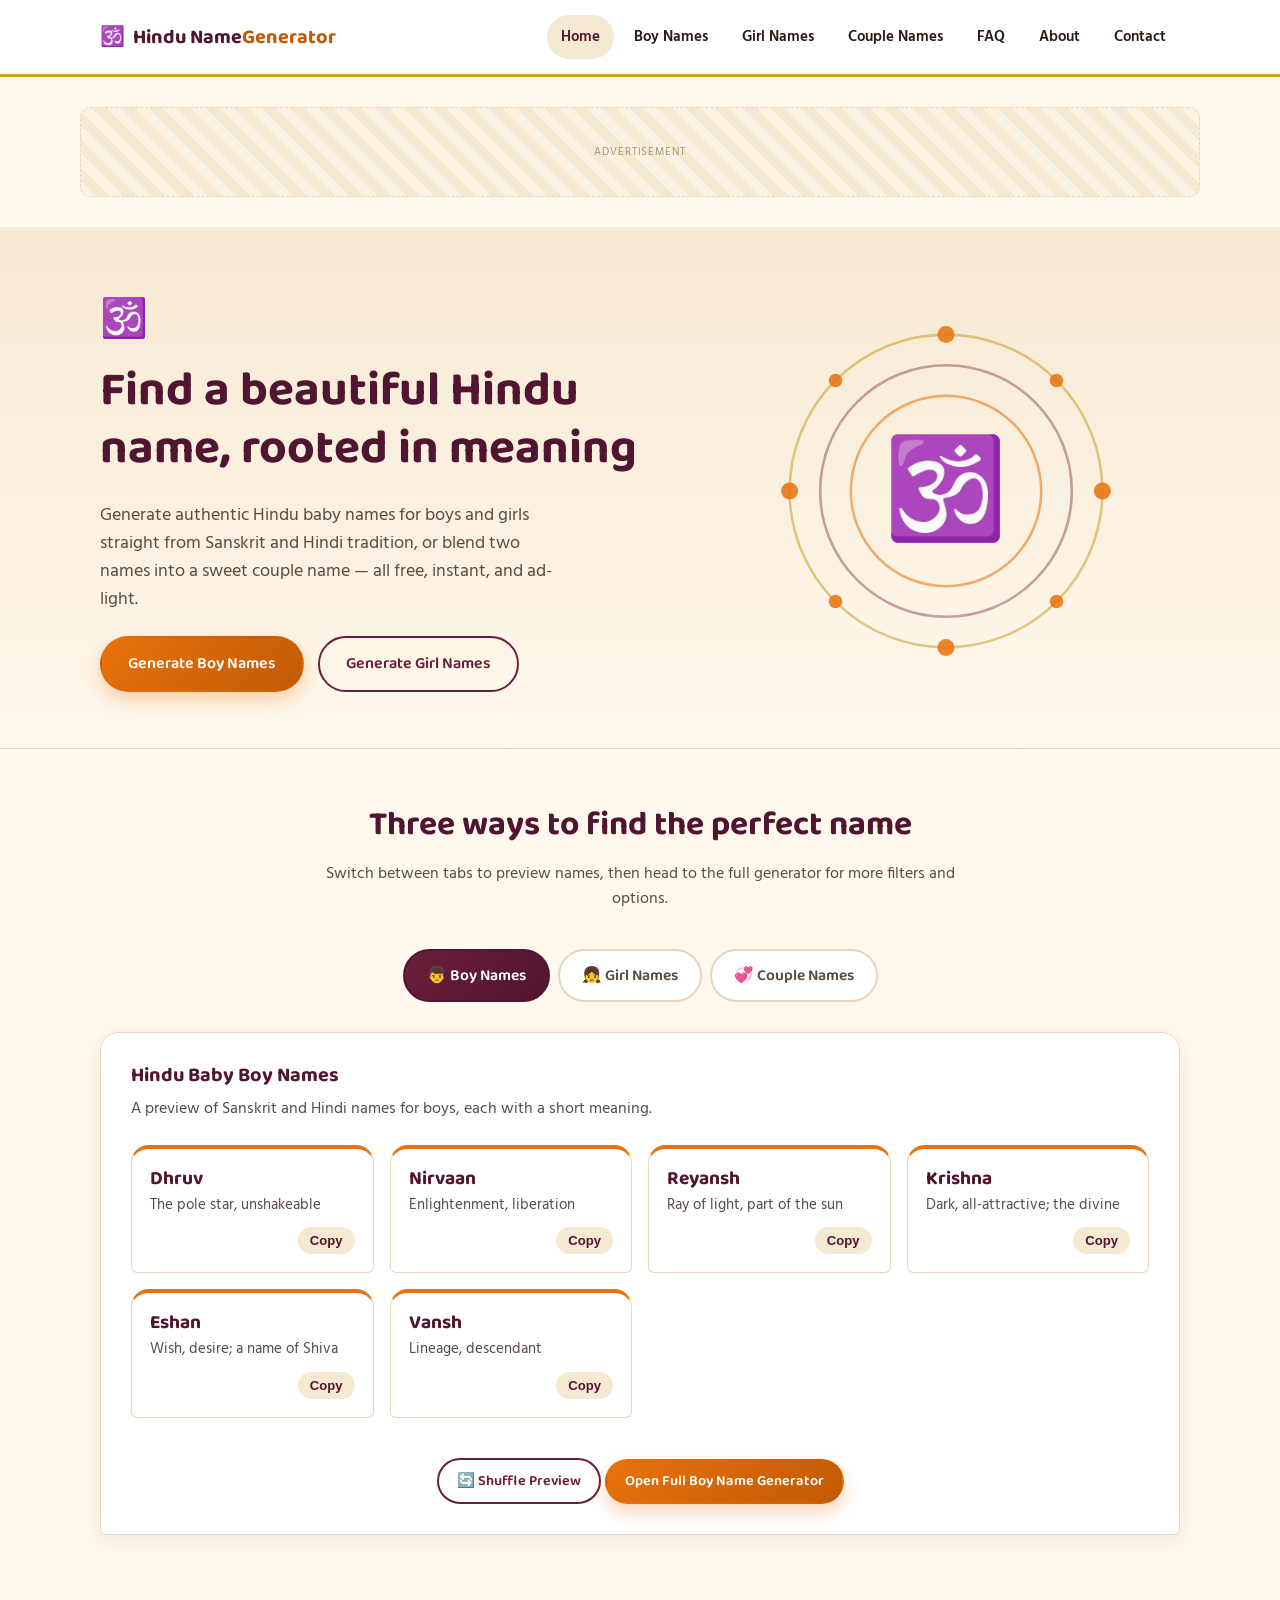
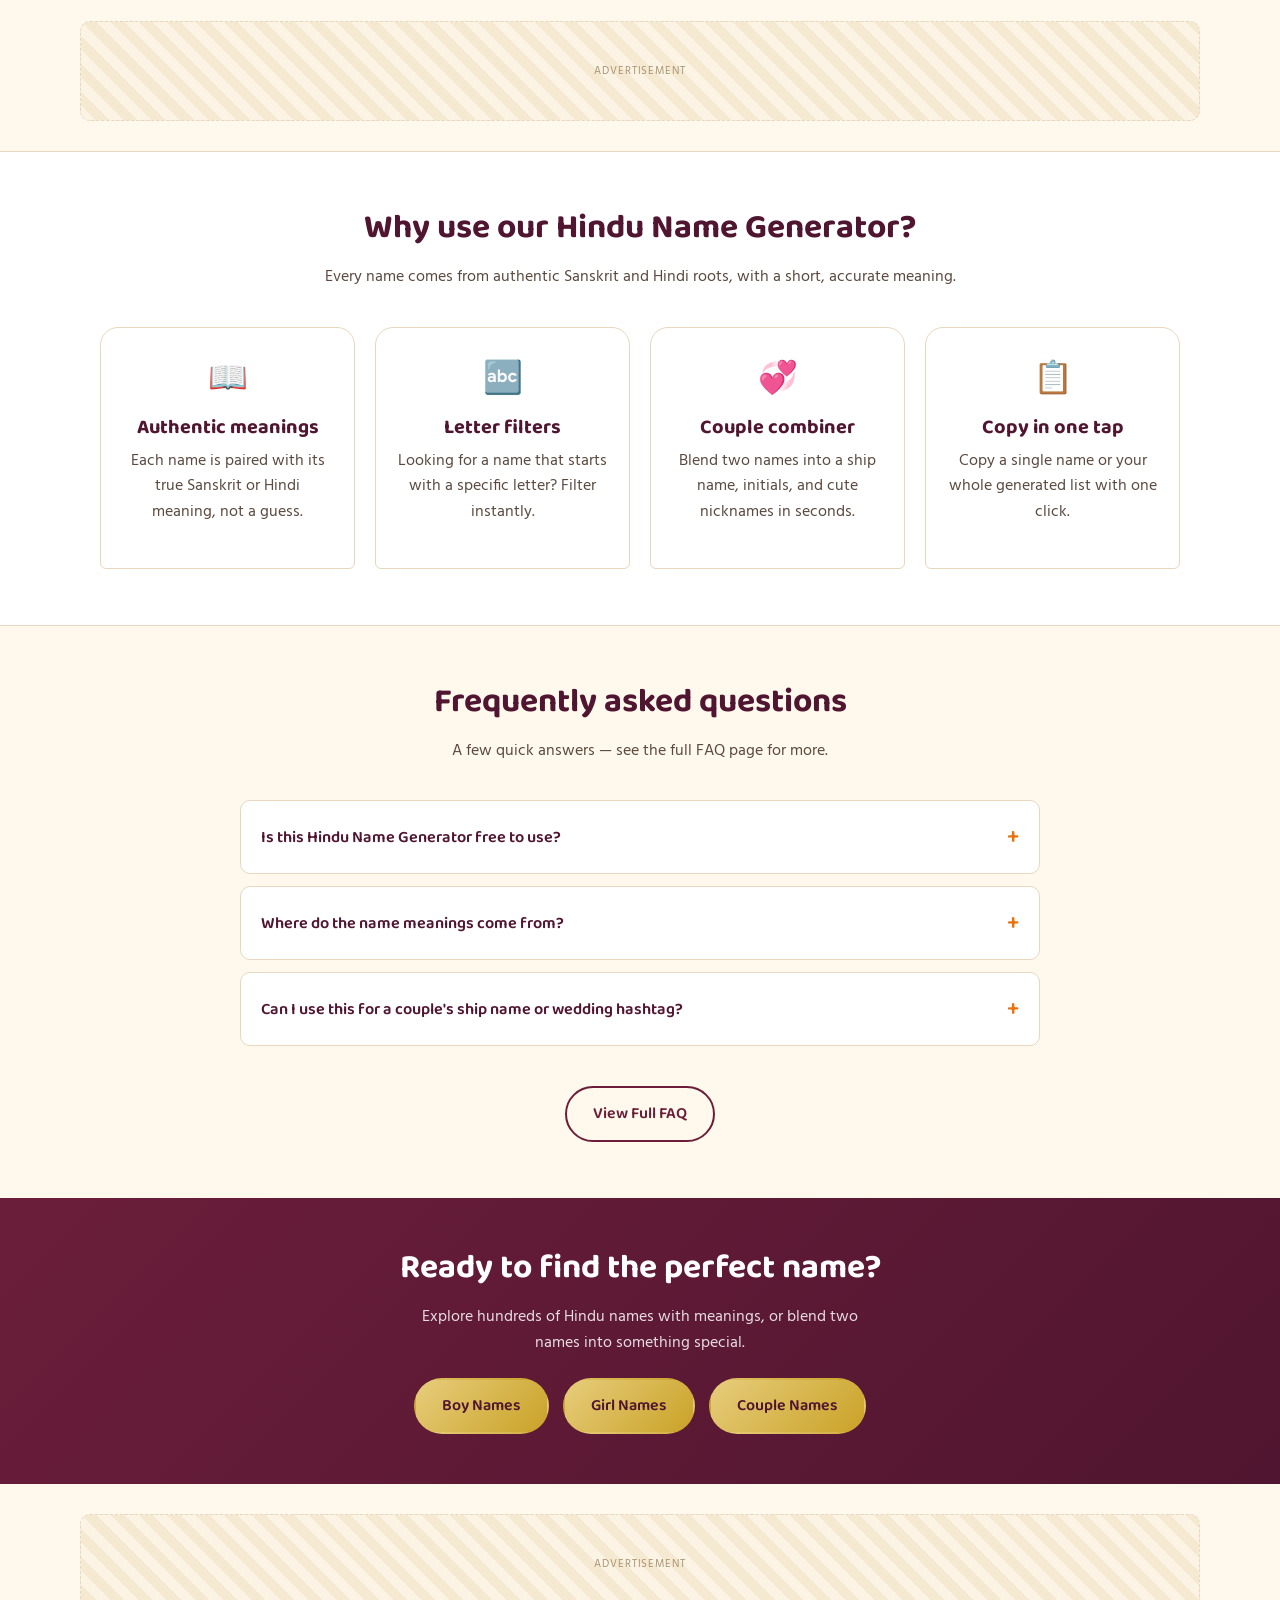
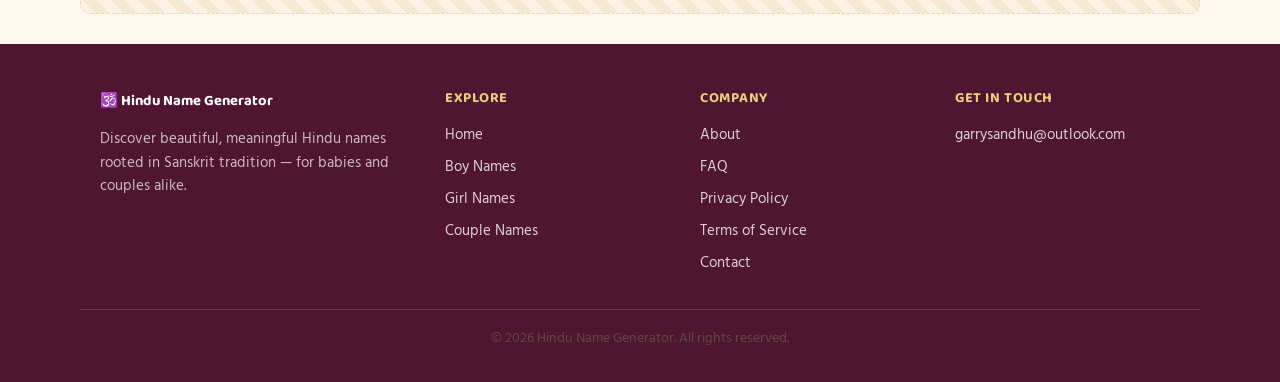
<file: index.html>
<!DOCTYPE html>
<html lang="en">
<head>
<meta name="google-adsense-account" content="ca-pub-6989539634494384">
<meta name="google-site-verification" content="7MhlTSw4XM7OFAhMPTI8npmUoLs_7vsx53q_dPfEEdk" />
<meta charset="UTF-8">
<meta name="viewport" content="width=device-width, initial-scale=1.0">
<title>Hindu Name Generator — Baby Boy, Girl &amp; Couple Names with Meanings</title>
<meta name="description" content="Free Hindu Name Generator for baby boys, baby girls and couples. Instantly discover beautiful Sanskrit and Hindi names with meanings, filter by letter, and generate romantic couple name combinations.">
<meta name="keywords" content="hindu name generator, hindu baby names, hindu boy names, hindu girl names, sanskrit names, couple name generator, hindu names with meaning">
<link rel="canonical" href="https://hindunamegenerator.netlify.app/">

<meta property="og:type" content="website">
<meta property="og:title" content="Hindu Name Generator — Baby Boy, Girl & Couple Names">
<meta property="og:description" content="Discover beautiful Hindu baby names with authentic Sanskrit meanings, or blend two names into romantic couple names — free and instant.">
<meta property="og:url" content="https://hindunamegenerator.netlify.app/">
<meta property="og:site_name" content="Hindu Name Generator">
<meta name="twitter:card" content="summary">
<meta name="twitter:title" content="Hindu Name Generator">
<meta name="twitter:description" content="Free Hindu baby name generator with meanings, plus a couple name combiner.">

<link rel="icon" href="data:image/svg+xml,<svg xmlns=%22http://www.w3.org/2000/svg%22 viewBox=%220 0 100 100%22><text y=%22.9em%22 font-size=%2290%22>🕉️</text></svg>">
<link rel="preconnect" href="https://fonts.googleapis.com">
<link rel="preconnect" href="https://fonts.gstatic.com" crossorigin>
<link href="https://fonts.googleapis.com/css2?family=Baloo+2:wght@500;600;700;800&family=Hind:wght@400;500;600;700&display=swap" rel="stylesheet">
<link rel="stylesheet" href="assets/style.css">

<script type="application/ld+json">
{
  "@context": "https://schema.org",
  "@type": "WebSite",
  "name": "Hindu Name Generator",
  "url": "https://hindunamegenerator.netlify.app/",
  "description": "Free Hindu Name Generator for baby boys, baby girls and couples with authentic Sanskrit meanings.",
  "potentialAction": {
    "@type": "SearchAction",
    "target": "https://hindunamegenerator.netlify.app/boy-names.html",
    "query-input": "required name=search_term_string"
  }
}
</script>
</head>
<body>

<header class="site-header">
  <div class="container header-inner">
    <a href="index.html" class="logo">🕉️ <span>Hindu Name<em>Generator</em></span></a>
    <nav class="main-nav" id="mainNav">
      <a href="index.html">Home</a>
      <a href="boy-names.html">Boy Names</a>
      <a href="girl-names.html">Girl Names</a>
      <a href="couple-names.html">Couple Names</a>
      <a href="faq.html">FAQ</a>
      <a href="about.html">About</a>
      <a href="contact.html">Contact</a>
    </nav>
    <button class="nav-toggle" id="navToggle" aria-label="Toggle menu" aria-expanded="false">
      <span></span><span></span><span></span>
    </button>
  </div>
</header>

<div class="ad-slot ad-slot-leaderboard" aria-label="Advertisement">
  <div>
    <span class="ad-label">Advertisement</span>
    <!-- Paste your AdSense <ins> ad unit code here (top banner) -->
  </div>
</div>

<section class="hero">
  <div class="container hero-inner">
    <div class="hero-text">
      <span class="hero-eyebrow-icon">🕉️</span>
      <h1>Find a beautiful Hindu name, rooted in meaning</h1>
      <p class="lead">Generate authentic Hindu baby names for boys and girls straight from Sanskrit and Hindi tradition, or blend two names into a sweet couple name — all free, instant, and ad-light.</p>
      <div class="hero-cta">
        <a href="boy-names.html" class="btn btn-primary">Generate Boy Names</a>
        <a href="girl-names.html" class="btn btn-outline">Generate Girl Names</a>
      </div>
    </div>
    <div class="hero-art">
      <svg class="mandala" viewBox="0 0 200 200" xmlns="http://www.w3.org/2000/svg" role="img" aria-label="Decorative mandala pattern">
        <circle cx="100" cy="100" r="92" fill="none" stroke="#C9A227" stroke-width="1.5" opacity="0.55"/>
        <circle cx="100" cy="100" r="74" fill="none" stroke="#6B1E3A" stroke-width="1.5" opacity="0.4"/>
        <circle cx="100" cy="100" r="56" fill="none" stroke="#E8720C" stroke-width="1.5" opacity="0.55"/>
        <g fill="#E8720C" opacity="0.85">
          <circle cx="100" cy="8" r="5"/><circle cx="100" cy="192" r="5"/>
          <circle cx="8" cy="100" r="5"/><circle cx="192" cy="100" r="5"/>
          <circle cx="35" cy="35" r="4"/><circle cx="165" cy="35" r="4"/>
          <circle cx="35" cy="165" r="4"/><circle cx="165" cy="165" r="4"/>
        </g>
        <text x="100" y="118" text-anchor="middle" font-size="58" fill="#6B1E3A">🕉️</text>
      </svg>
    </div>
  </div>
</section>

<section class="tabs-section">
  <div class="container">
    <div class="section-head">
      <h2>Three ways to find the perfect name</h2>
      <p>Switch between tabs to preview names, then head to the full generator for more filters and options.</p>
    </div>

    <div class="tab-list" role="tablist">
      <button type="button" class="tab-btn active" data-tab="tab-boy" role="tab" aria-selected="true">👦 Boy Names</button>
      <button type="button" class="tab-btn" data-tab="tab-girl" role="tab" aria-selected="false">👧 Girl Names</button>
      <button type="button" class="tab-btn" data-tab="tab-couple" role="tab" aria-selected="false">💞 Couple Names</button>
    </div>

    <div id="tab-boy" class="tab-panel active" role="tabpanel">
      <div class="tab-panel-inner">
        <h3>Hindu Baby Boy Names</h3>
        <p>A preview of Sanskrit and Hindi names for boys, each with a short meaning.</p>
        <div class="name-grid" id="homeBoyPreview"></div>
        <div class="text-center mt-lg">
          <button type="button" class="btn btn-outline btn-sm" id="homeRegenBoy">🔄 Shuffle Preview</button>
          <a href="boy-names.html" class="btn btn-primary btn-sm">Open Full Boy Name Generator</a>
        </div>
      </div>
    </div>

    <div id="tab-girl" class="tab-panel" role="tabpanel">
      <div class="tab-panel-inner">
        <h3>Hindu Baby Girl Names</h3>
        <p>A preview of graceful Sanskrit and Hindi names for girls, each with a short meaning.</p>
        <div class="name-grid" id="homeGirlPreview"></div>
        <div class="text-center mt-lg">
          <button type="button" class="btn btn-outline btn-sm" id="homeRegenGirl">🔄 Shuffle Preview</button>
          <a href="girl-names.html" class="btn btn-primary btn-sm">Open Full Girl Name Generator</a>
        </div>
      </div>
    </div>

    <div id="tab-couple" class="tab-panel" role="tabpanel">
      <div class="tab-panel-inner">
        <h3>Couple Name Combiner</h3>
        <p>Enter two names below to blend them into a ship name, matching initials, and cute nicknames.</p>

        <form id="coupleForm">
          <div class="couple-form">
            <div class="field">
              <label for="nameA">First name</label>
              <input type="text" id="nameA" placeholder="e.g. Arjun" maxlength="20" required>
            </div>
            <div class="couple-heart">❤</div>
            <div class="field">
              <label for="nameB">Second name</label>
              <input type="text" id="nameB" placeholder="e.g. Kavya" maxlength="20" required>
            </div>
          </div>
          <div class="text-center mt-lg">
            <button type="submit" class="btn btn-primary">Combine Names</button>
          </div>
        </form>

        <div class="results-block" id="coupleResults" style="display:none;">
          <div class="ship-name-display" id="shipNameDisplay">
            <div class="label">YOUR SHIP NAME</div>
            <div class="value" id="shipNameValue"></div>
            <div class="initials" id="initialsValue"></div>
          </div>

          <h3>Blended Name Ideas</h3>
          <div class="name-grid" id="blendGrid"></div>

          <h3 class="mt-lg">Cute Nicknames</h3>
          <div class="pill-list" id="nicknameList"></div>

          <div class="text-center mt-lg">
            <button type="button" class="btn btn-gold" id="copyCoupleAll">📋 Copy All Results</button>
            <a href="couple-names.html" class="btn btn-outline">More Couple Name Options</a>
          </div>
        </div>
      </div>
    </div>
  </div>
</section>

<div class="ad-slot" aria-label="Advertisement">
  <div>
    <span class="ad-label">Advertisement</span>
    <!-- Paste your AdSense <ins> ad unit code here (mid-content) -->
  </div>
</div>

<section class="section section-alt">
  <div class="container">
    <div class="section-head">
      <h2>Why use our Hindu Name Generator?</h2>
      <p>Every name comes from authentic Sanskrit and Hindi roots, with a short, accurate meaning.</p>
    </div>
    <div class="feature-grid">
      <div class="feature-card">
        <div class="icon">📖</div>
        <h3>Authentic meanings</h3>
        <p>Each name is paired with its true Sanskrit or Hindi meaning, not a guess.</p>
      </div>
      <div class="feature-card">
        <div class="icon">🔤</div>
        <h3>Letter filters</h3>
        <p>Looking for a name that starts with a specific letter? Filter instantly.</p>
      </div>
      <div class="feature-card">
        <div class="icon">💞</div>
        <h3>Couple combiner</h3>
        <p>Blend two names into a ship name, initials, and cute nicknames in seconds.</p>
      </div>
      <div class="feature-card">
        <div class="icon">📋</div>
        <h3>Copy in one tap</h3>
        <p>Copy a single name or your whole generated list with one click.</p>
      </div>
    </div>
  </div>
</section>

<section class="section">
  <div class="container">
    <div class="section-head">
      <h2>Frequently asked questions</h2>
      <p>A few quick answers — see the full FAQ page for more.</p>
    </div>
    <div class="accordion">
      <div class="accordion-item">
        <button class="accordion-trigger" aria-expanded="false">Is this Hindu Name Generator free to use?<span class="plus">+</span></button>
        <div class="accordion-panel"><p>Yes. Every tool on this site — the boy name generator, girl name generator, and couple name combiner — is completely free, with no sign-up required.</p></div>
      </div>
      <div class="accordion-item">
        <button class="accordion-trigger" aria-expanded="false">Where do the name meanings come from?<span class="plus">+</span></button>
        <div class="accordion-panel"><p>Our names and meanings are drawn from traditional Sanskrit and Hindi roots commonly used across Hindu naming customs.</p></div>
      </div>
      <div class="accordion-item">
        <button class="accordion-trigger" aria-expanded="false">Can I use this for a couple's ship name or wedding hashtag?<span class="plus">+</span></button>
        <div class="accordion-panel"><p>Absolutely — the couple name combiner is built exactly for that, generating ship names, initials, and nicknames you can use for weddings, hashtags, or just for fun.</p></div>
      </div>
    </div>
    <div class="text-center mt-lg">
      <a href="faq.html" class="btn btn-outline">View Full FAQ</a>
    </div>
  </div>
</section>

<div class="cta-band">
  <div class="container">
    <h2>Ready to find the perfect name?</h2>
    <p>Explore hundreds of Hindu names with meanings, or blend two names into something special.</p>
    <div class="btn-group">
      <a href="boy-names.html" class="btn btn-gold">Boy Names</a>
      <a href="girl-names.html" class="btn btn-gold">Girl Names</a>
      <a href="couple-names.html" class="btn btn-gold">Couple Names</a>
    </div>
  </div>
</div>

<div class="ad-slot" aria-label="Advertisement">
  <div>
    <span class="ad-label">Advertisement</span>
    <!-- Paste your AdSense <ins> ad unit code here (bottom banner) -->
  </div>
</div>

<footer class="site-footer">
  <div class="container footer-inner">
    <div class="footer-brand">
      <p class="logo">🕉️ Hindu Name Generator</p>
      <p>Discover beautiful, meaningful Hindu names rooted in Sanskrit tradition — for babies and couples alike.</p>
    </div>
    <div class="footer-links">
      <h4>Explore</h4>
      <a href="index.html">Home</a>
      <a href="boy-names.html">Boy Names</a>
      <a href="girl-names.html">Girl Names</a>
      <a href="couple-names.html">Couple Names</a>
    </div>
    <div class="footer-links">
      <h4>Company</h4>
      <a href="about.html">About</a>
      <a href="faq.html">FAQ</a>
      <a href="privacy.html">Privacy Policy</a>
      <a href="terms.html">Terms of Service</a>
      <a href="contact.html">Contact</a>
    </div>
    <div class="footer-contact">
      <h4>Get in touch</h4>
      <a href="mailto:garrysandhu@outlook.com">garrysandhu@outlook.com</a>
    </div>
  </div>
  <div class="footer-bottom container">
    <p>© 2026 Hindu Name Generator. All rights reserved.</p>
  </div>
</footer>

<script src="assets/app.js"></script>
</body>
</html>
</file>
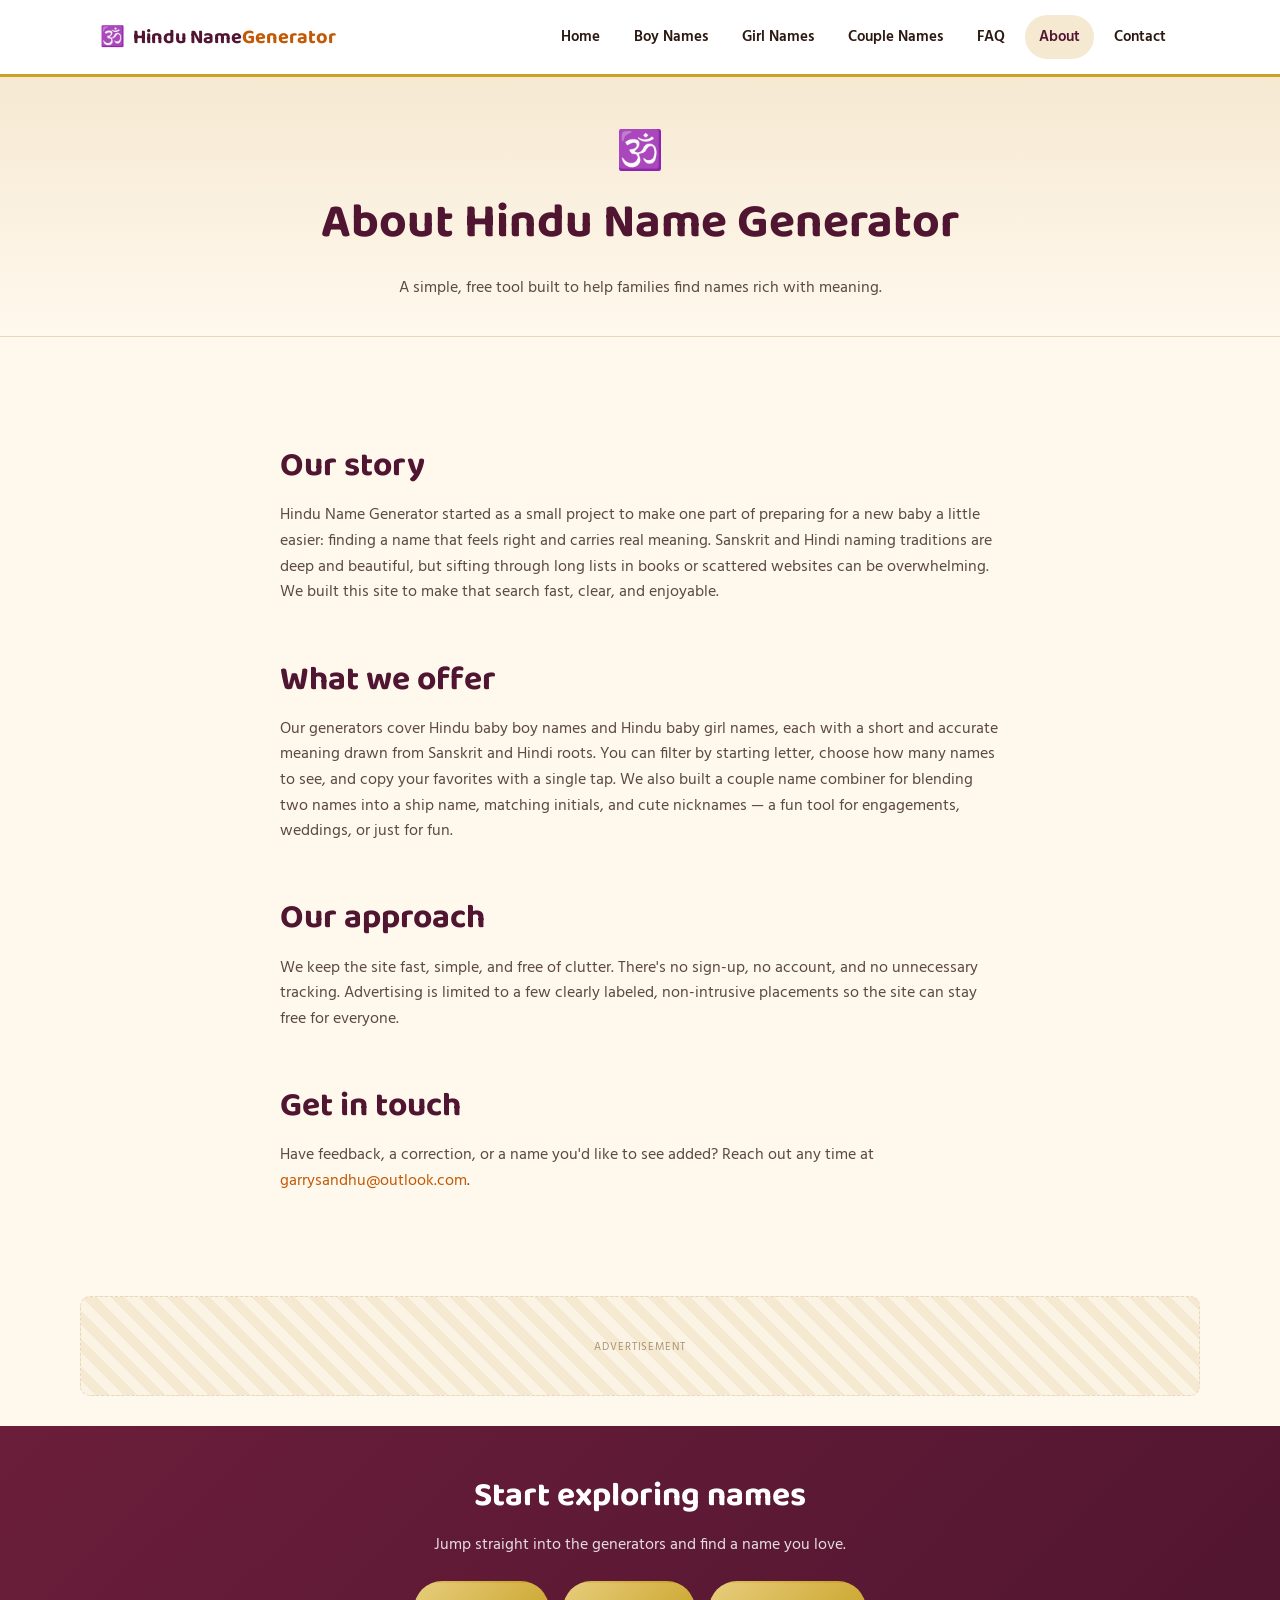
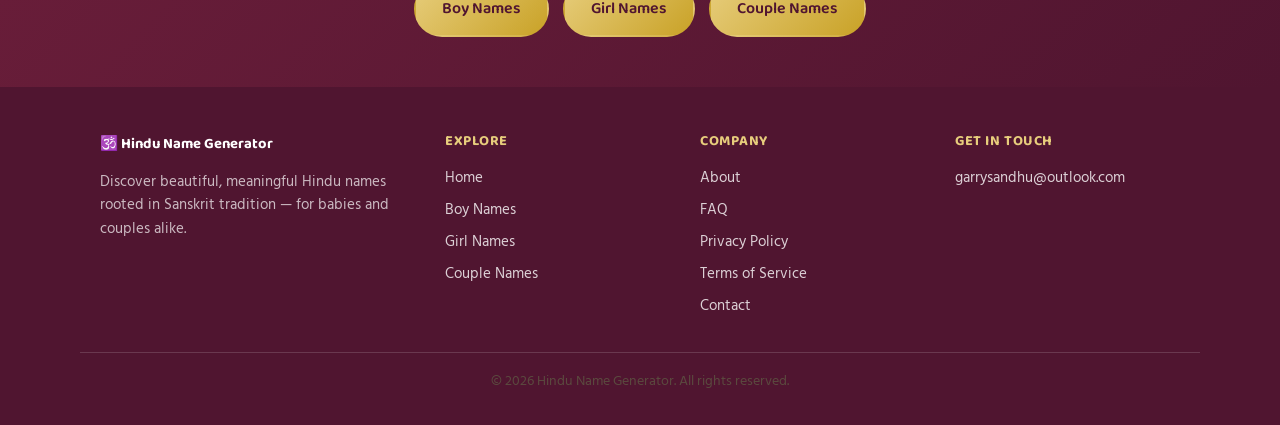
<file: about.html>
<!DOCTYPE html>
<html lang="en">
<head>
<meta charset="UTF-8">
<meta name="viewport" content="width=device-width, initial-scale=1.0">
<title>About Us — Hindu Name Generator</title>
<meta name="description" content="Learn about Hindu Name Generator — a free tool for discovering authentic Hindu baby names and creative couple name combinations.">
<meta name="keywords" content="about hindu name generator, hindu baby names website">
<link rel="canonical" href="https://hindunamegenerator.netlify.app/about.html">
<meta property="og:type" content="website">
<meta property="og:title" content="About Us — Hindu Name Generator">
<meta property="og:description" content="Learn about Hindu Name Generator, a free tool for discovering authentic Hindu baby and couple names.">
<meta property="og:url" content="https://hindunamegenerator.netlify.app/about.html">
<meta property="og:site_name" content="Hindu Name Generator">
<meta name="twitter:card" content="summary">

<link rel="icon" href="data:image/svg+xml,<svg xmlns=%22http://www.w3.org/2000/svg%22 viewBox=%220 0 100 100%22><text y=%22.9em%22 font-size=%2290%22>🕉️</text></svg>">
<link rel="preconnect" href="https://fonts.googleapis.com">
<link rel="preconnect" href="https://fonts.gstatic.com" crossorigin>
<link href="https://fonts.googleapis.com/css2?family=Baloo+2:wght@500;600;700;800&family=Hind:wght@400;500;600;700&display=swap" rel="stylesheet">
<link rel="stylesheet" href="assets/style.css">
</head>
<body>

<header class="site-header">
  <div class="container header-inner">
    <a href="index.html" class="logo">🕉️ <span>Hindu Name<em>Generator</em></span></a>
    <nav class="main-nav" id="mainNav">
      <a href="index.html">Home</a>
      <a href="boy-names.html">Boy Names</a>
      <a href="girl-names.html">Girl Names</a>
      <a href="couple-names.html">Couple Names</a>
      <a href="faq.html">FAQ</a>
      <a href="about.html">About</a>
      <a href="contact.html">Contact</a>
    </nav>
    <button class="nav-toggle" id="navToggle" aria-label="Toggle menu" aria-expanded="false">
      <span></span><span></span><span></span>
    </button>
  </div>
</header>

<div class="page-hero">
  <div class="container">
    <span class="hero-eyebrow-icon">🕉️</span>
    <h1>About Hindu Name Generator</h1>
    <p>A simple, free tool built to help families find names rich with meaning.</p>
  </div>
</div>

<section class="section">
  <div class="container prose">
    <h2>Our story</h2>
    <p>Hindu Name Generator started as a small project to make one part of preparing for a new baby a little easier: finding a name that feels right and carries real meaning. Sanskrit and Hindi naming traditions are deep and beautiful, but sifting through long lists in books or scattered websites can be overwhelming. We built this site to make that search fast, clear, and enjoyable.</p>

    <h2>What we offer</h2>
    <p>Our generators cover Hindu baby boy names and Hindu baby girl names, each with a short and accurate meaning drawn from Sanskrit and Hindi roots. You can filter by starting letter, choose how many names to see, and copy your favorites with a single tap. We also built a couple name combiner for blending two names into a ship name, matching initials, and cute nicknames — a fun tool for engagements, weddings, or just for fun.</p>

    <h2>Our approach</h2>
    <p>We keep the site fast, simple, and free of clutter. There's no sign-up, no account, and no unnecessary tracking. Advertising is limited to a few clearly labeled, non-intrusive placements so the site can stay free for everyone.</p>

    <h2>Get in touch</h2>
    <p>Have feedback, a correction, or a name you'd like to see added? Reach out any time at <a href="mailto:garrysandhu@outlook.com">garrysandhu@outlook.com</a>.</p>
  </div>
</section>

<div class="ad-slot" aria-label="Advertisement">
  <div><span class="ad-label">Advertisement</span></div>
</div>

<div class="cta-band">
  <div class="container">
    <h2>Start exploring names</h2>
    <p>Jump straight into the generators and find a name you love.</p>
    <div class="btn-group">
      <a href="boy-names.html" class="btn btn-gold">Boy Names</a>
      <a href="girl-names.html" class="btn btn-gold">Girl Names</a>
      <a href="couple-names.html" class="btn btn-gold">Couple Names</a>
    </div>
  </div>
</div>

<footer class="site-footer">
  <div class="container footer-inner">
    <div class="footer-brand">
      <p class="logo">🕉️ Hindu Name Generator</p>
      <p>Discover beautiful, meaningful Hindu names rooted in Sanskrit tradition — for babies and couples alike.</p>
    </div>
    <div class="footer-links">
      <h4>Explore</h4>
      <a href="index.html">Home</a>
      <a href="boy-names.html">Boy Names</a>
      <a href="girl-names.html">Girl Names</a>
      <a href="couple-names.html">Couple Names</a>
    </div>
    <div class="footer-links">
      <h4>Company</h4>
      <a href="about.html">About</a>
      <a href="faq.html">FAQ</a>
      <a href="privacy.html">Privacy Policy</a>
      <a href="terms.html">Terms of Service</a>
      <a href="contact.html">Contact</a>
    </div>
    <div class="footer-contact">
      <h4>Get in touch</h4>
      <a href="mailto:garrysandhu@outlook.com">garrysandhu@outlook.com</a>
    </div>
  </div>
  <div class="footer-bottom container">
    <p>© 2026 Hindu Name Generator. All rights reserved.</p>
  </div>
</footer>

<script src="assets/app.js"></script>
</body>
</html>
</file>
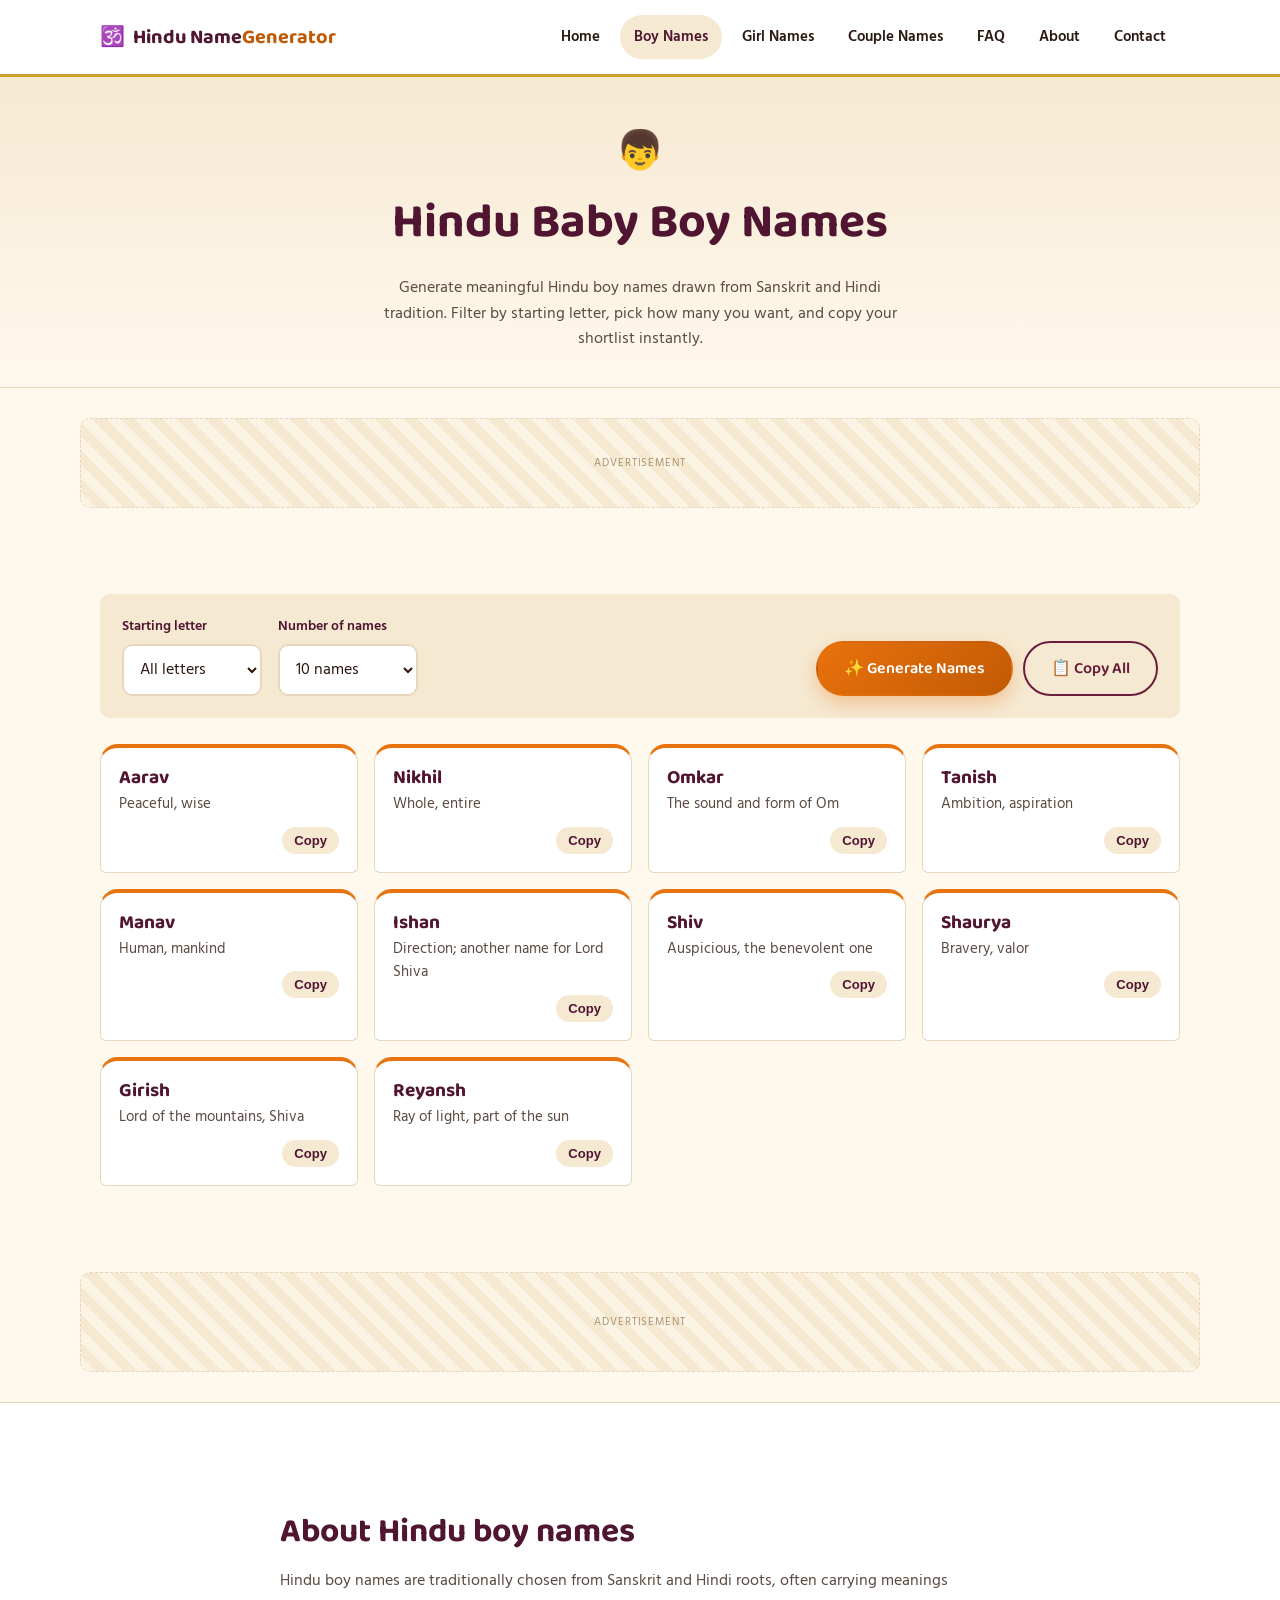
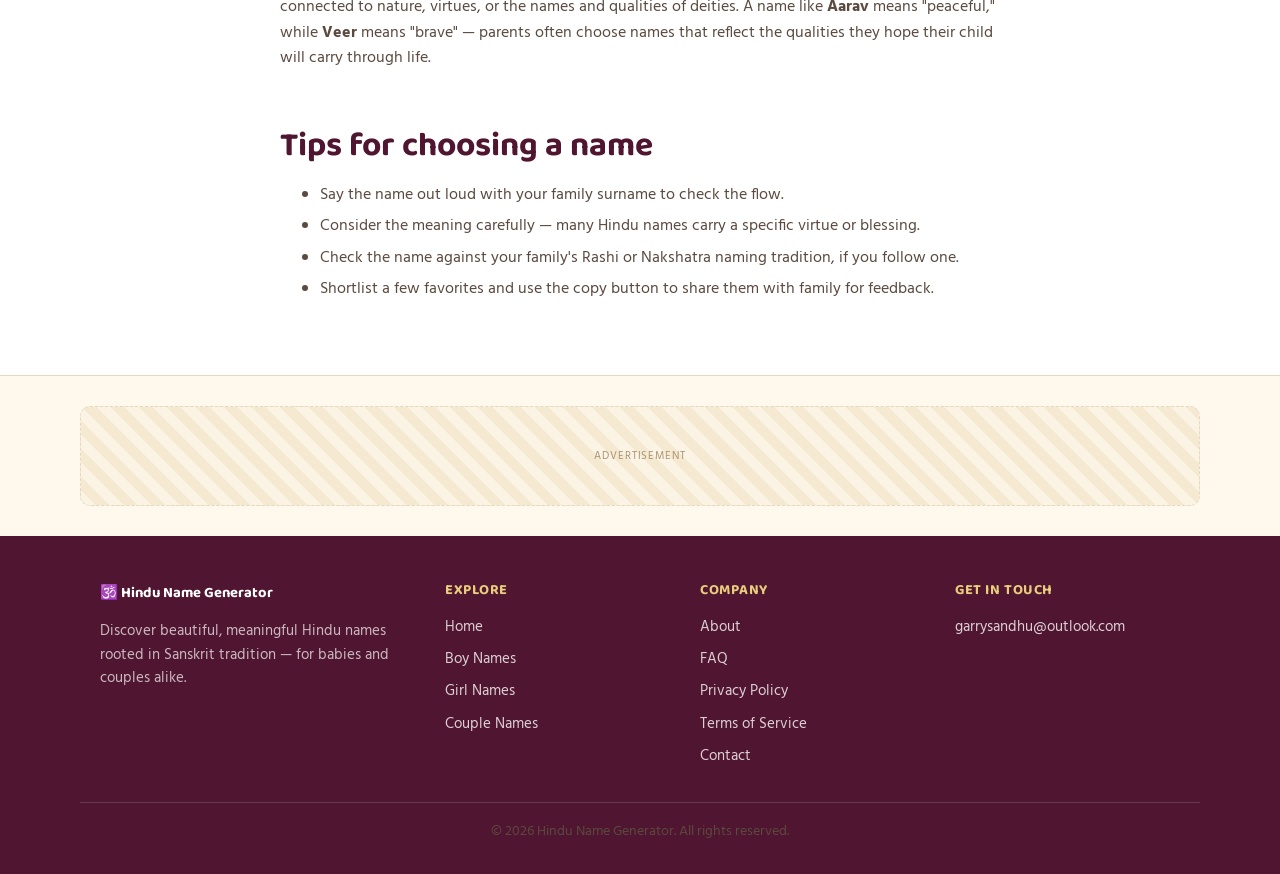
<file: boy-names.html>
<!DOCTYPE html>
<html lang="en">
<head>
<meta charset="UTF-8">
<meta name="viewport" content="width=device-width, initial-scale=1.0">
<title>Hindu Boy Names Generator with Meanings | Hindu Name Generator</title>
<meta name="description" content="Generate Hindu baby boy names instantly with authentic Sanskrit and Hindi meanings. Filter by starting letter, choose how many names to generate, and copy them all in one click.">
<meta name="keywords" content="hindu boy names, hindu baby boy names, sanskrit boy names, indian boy names with meaning, hindu boy name generator">
<link rel="canonical" href="https://hindunamegenerator.netlify.app/boy-names.html">

<meta property="og:type" content="website">
<meta property="og:title" content="Hindu Boy Names Generator with Meanings">
<meta property="og:description" content="Instantly generate Hindu baby boy names with authentic Sanskrit meanings. Filter by letter and copy your favorites.">
<meta property="og:url" content="https://hindunamegenerator.netlify.app/boy-names.html">
<meta property="og:site_name" content="Hindu Name Generator">
<meta name="twitter:card" content="summary">

<link rel="icon" href="data:image/svg+xml,<svg xmlns=%22http://www.w3.org/2000/svg%22 viewBox=%220 0 100 100%22><text y=%22.9em%22 font-size=%2290%22>🕉️</text></svg>">
<link rel="preconnect" href="https://fonts.googleapis.com">
<link rel="preconnect" href="https://fonts.gstatic.com" crossorigin>
<link href="https://fonts.googleapis.com/css2?family=Baloo+2:wght@500;600;700;800&family=Hind:wght@400;500;600;700&display=swap" rel="stylesheet">
<link rel="stylesheet" href="assets/style.css">

<script type="application/ld+json">
{
  "@context": "https://schema.org",
  "@type": "BreadcrumbList",
  "itemListElement": [
    { "@type": "ListItem", "position": 1, "name": "Home", "item": "https://hindunamegenerator.netlify.app/" },
    { "@type": "ListItem", "position": 2, "name": "Boy Names", "item": "https://hindunamegenerator.netlify.app/boy-names.html" }
  ]
}
</script>
</head>
<body>

<header class="site-header">
  <div class="container header-inner">
    <a href="index.html" class="logo">🕉️ <span>Hindu Name<em>Generator</em></span></a>
    <nav class="main-nav" id="mainNav">
      <a href="index.html">Home</a>
      <a href="boy-names.html">Boy Names</a>
      <a href="girl-names.html">Girl Names</a>
      <a href="couple-names.html">Couple Names</a>
      <a href="faq.html">FAQ</a>
      <a href="about.html">About</a>
      <a href="contact.html">Contact</a>
    </nav>
    <button class="nav-toggle" id="navToggle" aria-label="Toggle menu" aria-expanded="false">
      <span></span><span></span><span></span>
    </button>
  </div>
</header>

<div class="page-hero">
  <div class="container">
    <span class="hero-eyebrow-icon">👦</span>
    <h1>Hindu Baby Boy Names</h1>
    <p>Generate meaningful Hindu boy names drawn from Sanskrit and Hindi tradition. Filter by starting letter, pick how many you want, and copy your shortlist instantly.</p>
  </div>
</div>

<div class="ad-slot ad-slot-leaderboard" aria-label="Advertisement">
  <div><span class="ad-label">Advertisement</span></div>
</div>

<section class="section">
  <div class="container">

    <div class="generator-controls">
      <div class="field">
        <label for="boyLetterFilter">Starting letter</label>
        <select id="boyLetterFilter">
          <option value="all">All letters</option>
        </select>
      </div>
      <div class="field">
        <label for="boyCountSelect">Number of names</label>
        <select id="boyCountSelect">
          <option value="6">6 names</option>
          <option value="10" selected>10 names</option>
          <option value="15">15 names</option>
          <option value="20">20 names</option>
        </select>
      </div>
      <div class="controls-actions">
        <button type="button" class="btn btn-primary" id="boyGenerateBtn">✨ Generate Names</button>
        <button type="button" class="btn btn-outline" id="boyCopyAllBtn">📋 Copy All</button>
      </div>
    </div>

    <div class="name-grid" id="boyNameGrid"></div>

  </div>
</section>

<div class="ad-slot" aria-label="Advertisement">
  <div><span class="ad-label">Advertisement</span></div>
</div>

<section class="section section-alt">
  <div class="container prose">
    <h2>About Hindu boy names</h2>
    <p>Hindu boy names are traditionally chosen from Sanskrit and Hindi roots, often carrying meanings connected to nature, virtues, or the names and qualities of deities. A name like <strong>Aarav</strong> means "peaceful," while <strong>Veer</strong> means "brave" — parents often choose names that reflect the qualities they hope their child will carry through life.</p>
    <h2>Tips for choosing a name</h2>
    <ul>
      <li>Say the name out loud with your family surname to check the flow.</li>
      <li>Consider the meaning carefully — many Hindu names carry a specific virtue or blessing.</li>
      <li>Check the name against your family's Rashi or Nakshatra naming tradition, if you follow one.</li>
      <li>Shortlist a few favorites and use the copy button to share them with family for feedback.</li>
    </ul>
  </div>
</section>

<div class="ad-slot" aria-label="Advertisement">
  <div><span class="ad-label">Advertisement</span></div>
</div>

<footer class="site-footer">
  <div class="container footer-inner">
    <div class="footer-brand">
      <p class="logo">🕉️ Hindu Name Generator</p>
      <p>Discover beautiful, meaningful Hindu names rooted in Sanskrit tradition — for babies and couples alike.</p>
    </div>
    <div class="footer-links">
      <h4>Explore</h4>
      <a href="index.html">Home</a>
      <a href="boy-names.html">Boy Names</a>
      <a href="girl-names.html">Girl Names</a>
      <a href="couple-names.html">Couple Names</a>
    </div>
    <div class="footer-links">
      <h4>Company</h4>
      <a href="about.html">About</a>
      <a href="faq.html">FAQ</a>
      <a href="privacy.html">Privacy Policy</a>
      <a href="terms.html">Terms of Service</a>
      <a href="contact.html">Contact</a>
    </div>
    <div class="footer-contact">
      <h4>Get in touch</h4>
      <a href="mailto:garrysandhu@outlook.com">garrysandhu@outlook.com</a>
    </div>
  </div>
  <div class="footer-bottom container">
    <p>© 2026 Hindu Name Generator. All rights reserved.</p>
  </div>
</footer>

<script src="assets/app.js"></script>
</body>
</html>
</file>
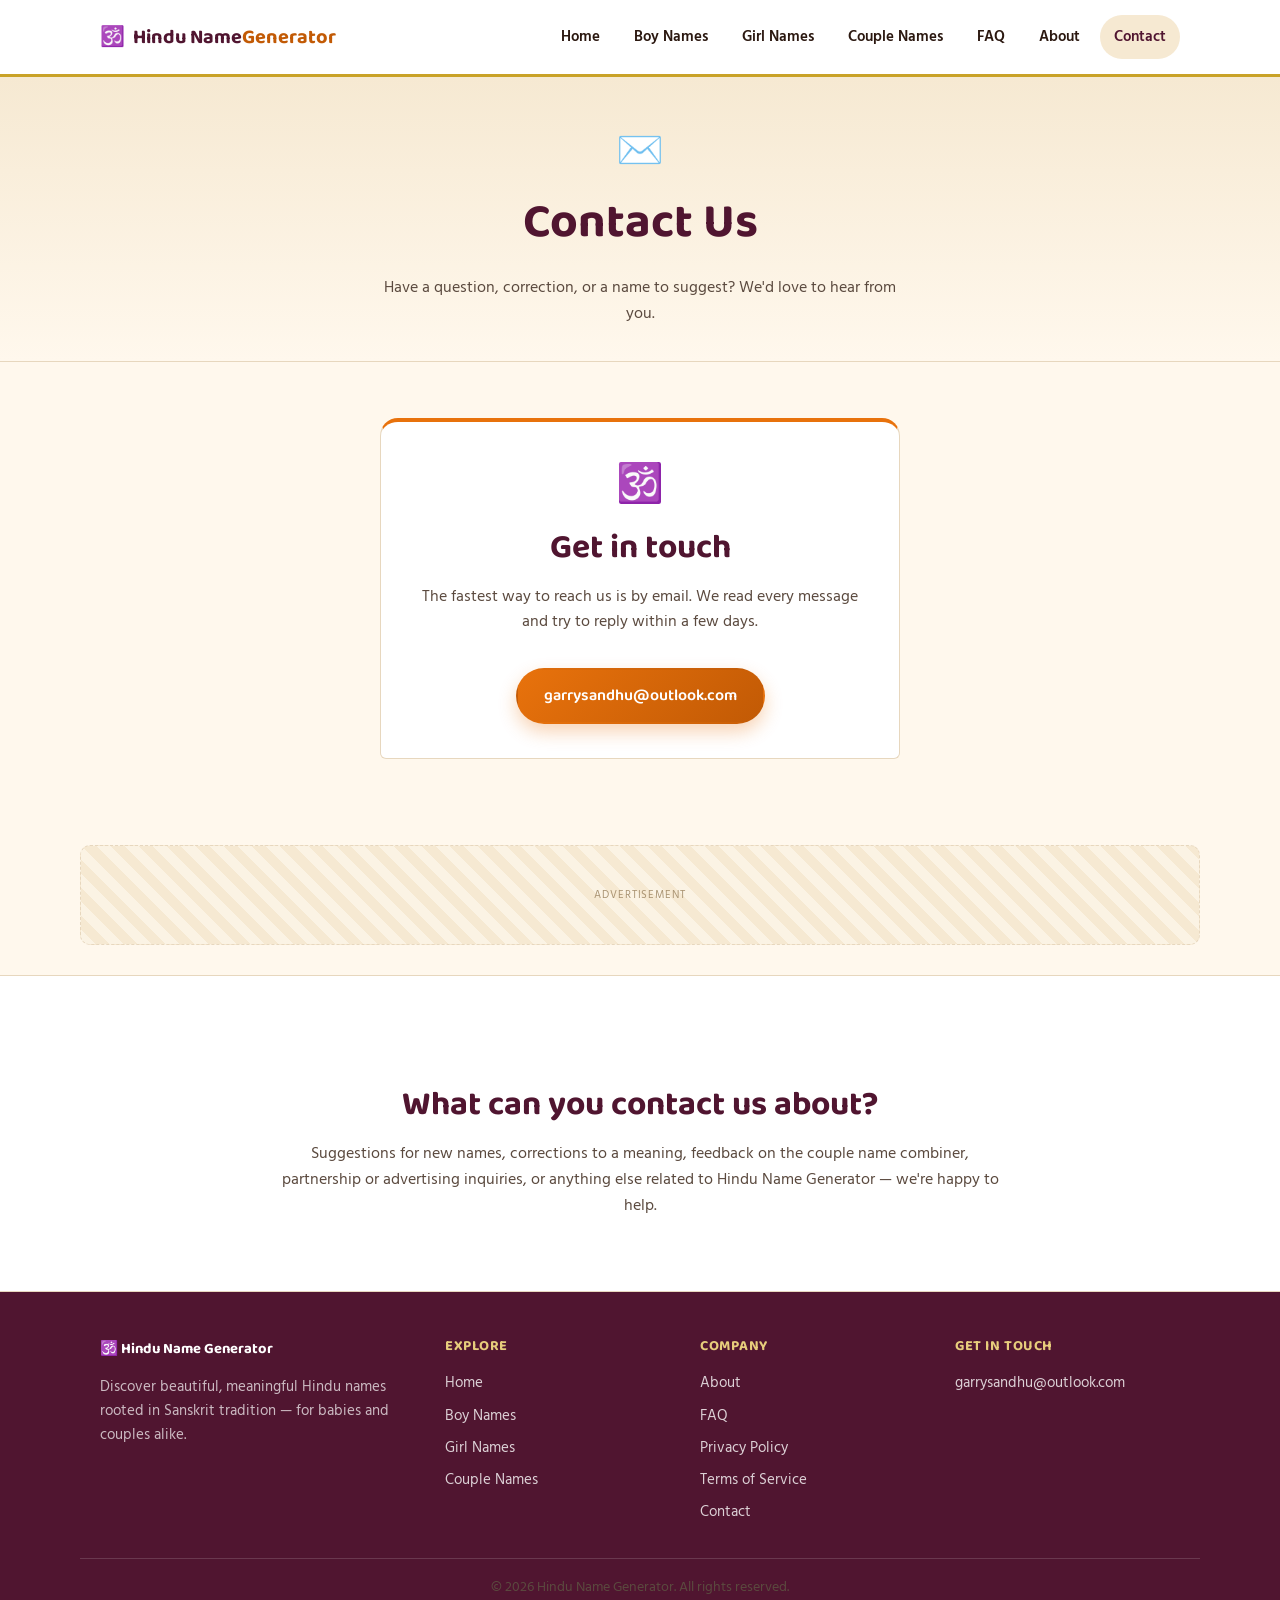
<file: contact.html>
<!DOCTYPE html>
<html lang="en">
<head>
<meta charset="UTF-8">
<meta name="viewport" content="width=device-width, initial-scale=1.0">
<title>Contact Us — Hindu Name Generator</title>
<meta name="description" content="Get in touch with the Hindu Name Generator team. Questions, suggestions, or feedback? Email garrysandhu@outlook.com.">
<meta name="keywords" content="contact hindu name generator, hindu name generator support">
<link rel="canonical" href="https://hindunamegenerator.netlify.app/contact.html">
<meta property="og:type" content="website">
<meta property="og:title" content="Contact Us — Hindu Name Generator">
<meta property="og:description" content="Get in touch with the Hindu Name Generator team.">
<meta property="og:url" content="https://hindunamegenerator.netlify.app/contact.html">
<meta property="og:site_name" content="Hindu Name Generator">
<meta name="twitter:card" content="summary">

<link rel="icon" href="data:image/svg+xml,<svg xmlns=%22http://www.w3.org/2000/svg%22 viewBox=%220 0 100 100%22><text y=%22.9em%22 font-size=%2290%22>🕉️</text></svg>">
<link rel="preconnect" href="https://fonts.googleapis.com">
<link rel="preconnect" href="https://fonts.gstatic.com" crossorigin>
<link href="https://fonts.googleapis.com/css2?family=Baloo+2:wght@500;600;700;800&family=Hind:wght@400;500;600;700&display=swap" rel="stylesheet">
<link rel="stylesheet" href="assets/style.css">
</head>
<body>

<header class="site-header">
  <div class="container header-inner">
    <a href="index.html" class="logo">🕉️ <span>Hindu Name<em>Generator</em></span></a>
    <nav class="main-nav" id="mainNav">
      <a href="index.html">Home</a>
      <a href="boy-names.html">Boy Names</a>
      <a href="girl-names.html">Girl Names</a>
      <a href="couple-names.html">Couple Names</a>
      <a href="faq.html">FAQ</a>
      <a href="about.html">About</a>
      <a href="contact.html">Contact</a>
    </nav>
    <button class="nav-toggle" id="navToggle" aria-label="Toggle menu" aria-expanded="false">
      <span></span><span></span><span></span>
    </button>
  </div>
</header>

<div class="page-hero">
  <div class="container">
    <span class="hero-eyebrow-icon">✉️</span>
    <h1>Contact Us</h1>
    <p>Have a question, correction, or a name to suggest? We'd love to hear from you.</p>
  </div>
</div>

<section class="section">
  <div class="container">
    <div class="contact-card">
      <div class="hero-eyebrow-icon">🕉️</div>
      <h2>Get in touch</h2>
      <p>The fastest way to reach us is by email. We read every message and try to reply within a few days.</p>
      <a href="mailto:garrysandhu@outlook.com" class="btn btn-primary email-btn">garrysandhu@outlook.com</a>
    </div>
  </div>
</section>

<div class="ad-slot" aria-label="Advertisement">
  <div><span class="ad-label">Advertisement</span></div>
</div>

<section class="section section-alt">
  <div class="container prose text-center">
    <h2>What can you contact us about?</h2>
    <p>Suggestions for new names, corrections to a meaning, feedback on the couple name combiner, partnership or advertising inquiries, or anything else related to Hindu Name Generator — we're happy to help.</p>
  </div>
</section>

<footer class="site-footer">
  <div class="container footer-inner">
    <div class="footer-brand">
      <p class="logo">🕉️ Hindu Name Generator</p>
      <p>Discover beautiful, meaningful Hindu names rooted in Sanskrit tradition — for babies and couples alike.</p>
    </div>
    <div class="footer-links">
      <h4>Explore</h4>
      <a href="index.html">Home</a>
      <a href="boy-names.html">Boy Names</a>
      <a href="girl-names.html">Girl Names</a>
      <a href="couple-names.html">Couple Names</a>
    </div>
    <div class="footer-links">
      <h4>Company</h4>
      <a href="about.html">About</a>
      <a href="faq.html">FAQ</a>
      <a href="privacy.html">Privacy Policy</a>
      <a href="terms.html">Terms of Service</a>
      <a href="contact.html">Contact</a>
    </div>
    <div class="footer-contact">
      <h4>Get in touch</h4>
      <a href="mailto:garrysandhu@outlook.com">garrysandhu@outlook.com</a>
    </div>
  </div>
  <div class="footer-bottom container">
    <p>© 2026 Hindu Name Generator. All rights reserved.</p>
  </div>
</footer>

<script src="assets/app.js"></script>
</body>
</html>
</file>
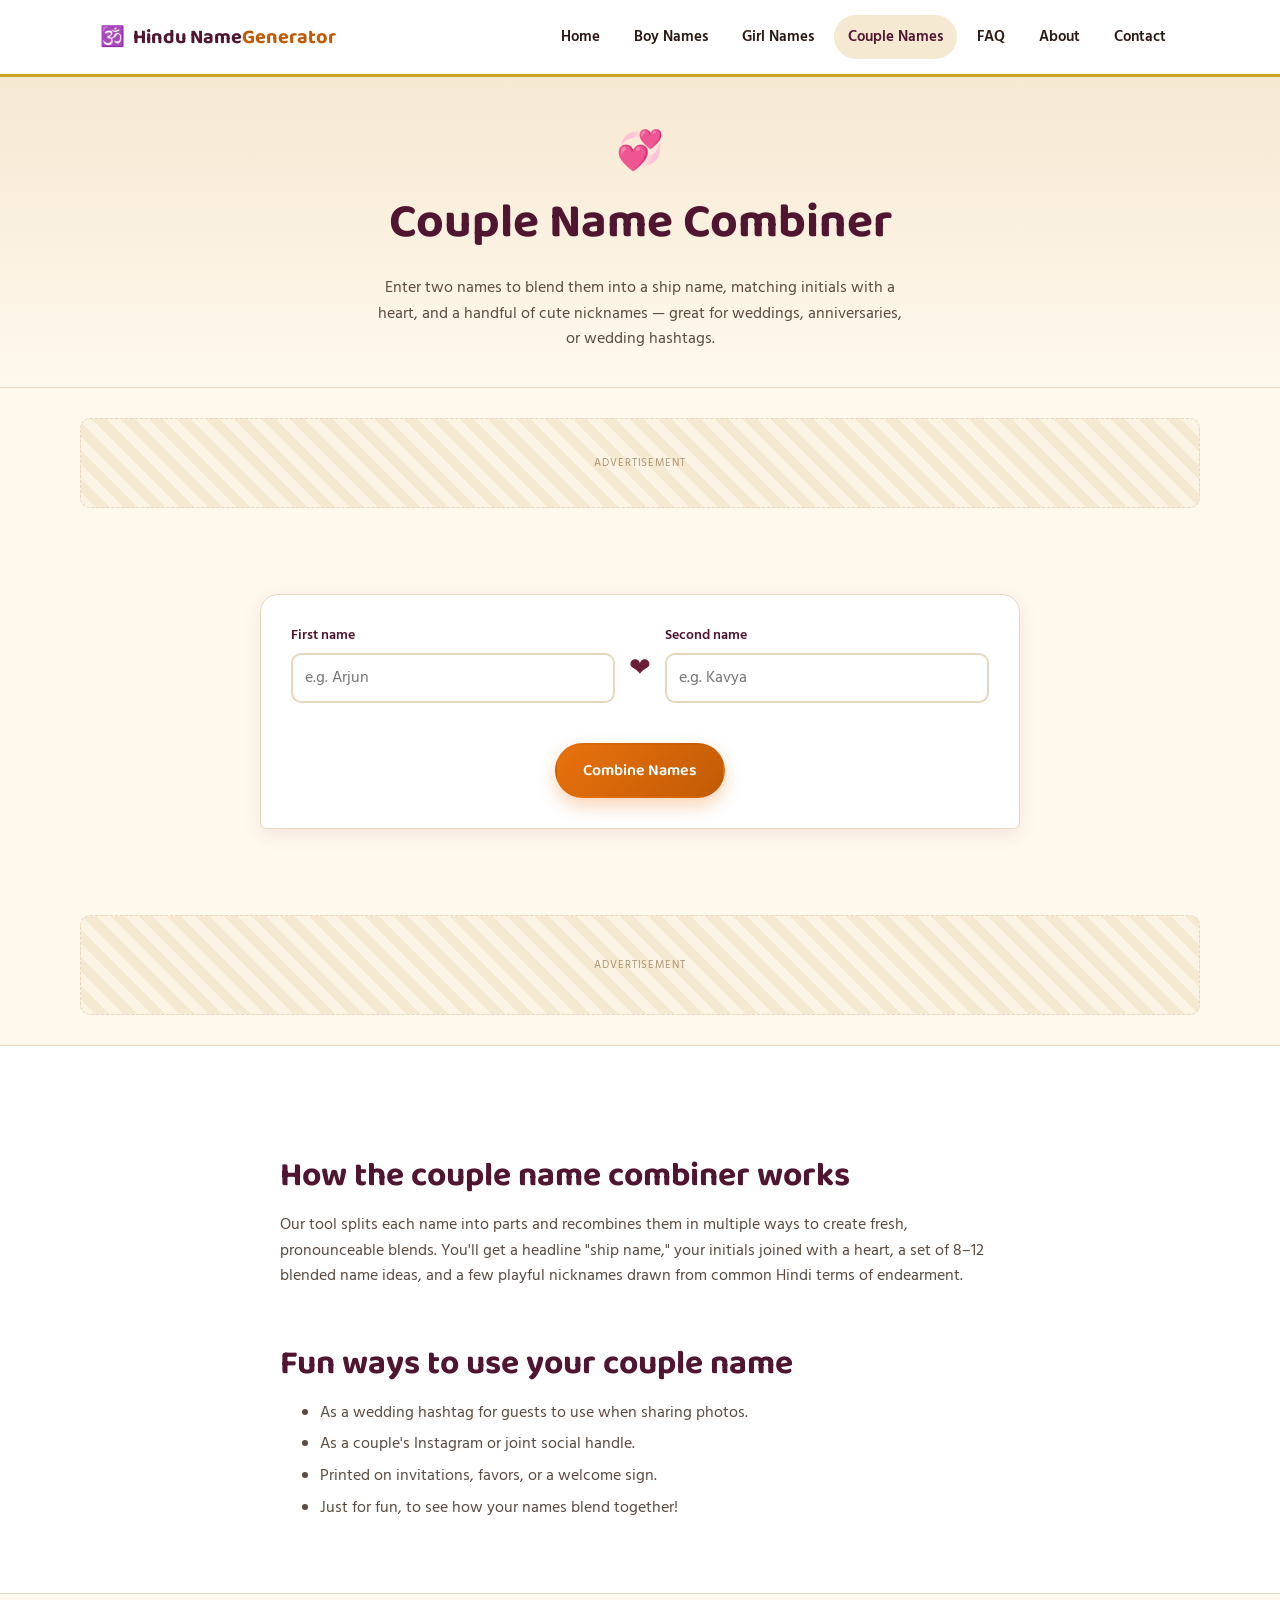
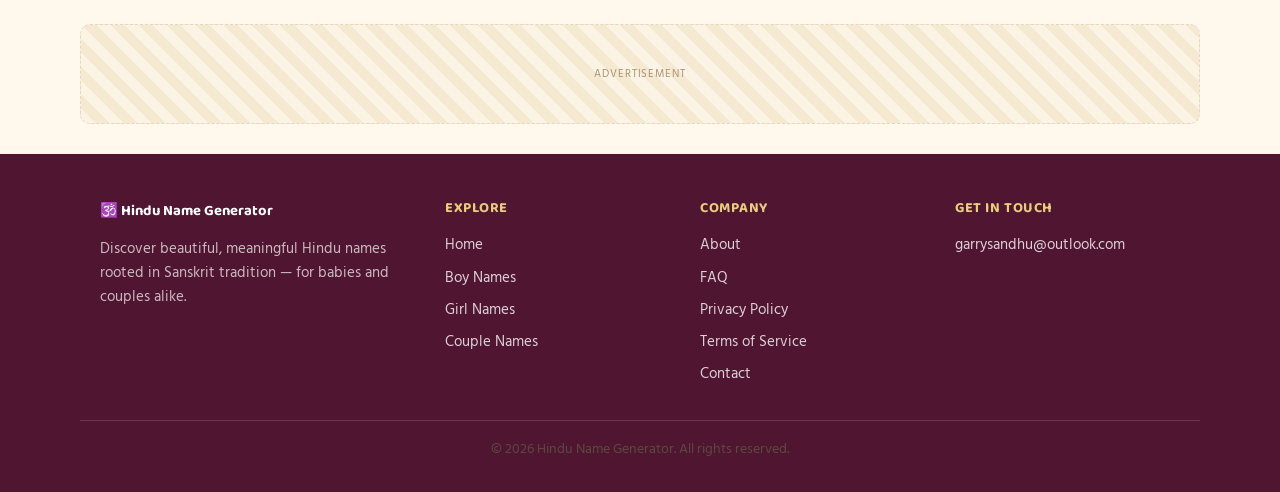
<file: couple-names.html>
<!DOCTYPE html>
<html lang="en">
<head>
<meta charset="UTF-8">
<meta name="viewport" content="width=device-width, initial-scale=1.0">
<title>Couple Name Generator — Blend Two Names into a Ship Name</title>
<meta name="description" content="Combine two names into a romantic couple name. Get 8–12 blended name ideas, a ship name, matching initials with a heart, and cute nicknames — perfect for weddings and hashtags.">
<meta name="keywords" content="couple name generator, ship name generator, blend two names, couple name combiner, relationship name generator, wedding hashtag name">
<link rel="canonical" href="https://hindunamegenerator.netlify.app/couple-names.html">

<meta property="og:type" content="website">
<meta property="og:title" content="Couple Name Generator — Blend Two Names">
<meta property="og:description" content="Enter two names and get a blended ship name, matching initials, and cute nicknames instantly.">
<meta property="og:url" content="https://hindunamegenerator.netlify.app/couple-names.html">
<meta property="og:site_name" content="Hindu Name Generator">
<meta name="twitter:card" content="summary">

<link rel="icon" href="data:image/svg+xml,<svg xmlns=%22http://www.w3.org/2000/svg%22 viewBox=%220 0 100 100%22><text y=%22.9em%22 font-size=%2290%22>🕉️</text></svg>">
<link rel="preconnect" href="https://fonts.googleapis.com">
<link rel="preconnect" href="https://fonts.gstatic.com" crossorigin>
<link href="https://fonts.googleapis.com/css2?family=Baloo+2:wght@500;600;700;800&family=Hind:wght@400;500;600;700&display=swap" rel="stylesheet">
<link rel="stylesheet" href="assets/style.css">

<script type="application/ld+json">
{
  "@context": "https://schema.org",
  "@type": "BreadcrumbList",
  "itemListElement": [
    { "@type": "ListItem", "position": 1, "name": "Home", "item": "https://hindunamegenerator.netlify.app/" },
    { "@type": "ListItem", "position": 2, "name": "Couple Names", "item": "https://hindunamegenerator.netlify.app/couple-names.html" }
  ]
}
</script>
</head>
<body>

<header class="site-header">
  <div class="container header-inner">
    <a href="index.html" class="logo">🕉️ <span>Hindu Name<em>Generator</em></span></a>
    <nav class="main-nav" id="mainNav">
      <a href="index.html">Home</a>
      <a href="boy-names.html">Boy Names</a>
      <a href="girl-names.html">Girl Names</a>
      <a href="couple-names.html">Couple Names</a>
      <a href="faq.html">FAQ</a>
      <a href="about.html">About</a>
      <a href="contact.html">Contact</a>
    </nav>
    <button class="nav-toggle" id="navToggle" aria-label="Toggle menu" aria-expanded="false">
      <span></span><span></span><span></span>
    </button>
  </div>
</header>

<div class="page-hero">
  <div class="container">
    <span class="hero-eyebrow-icon">💞</span>
    <h1>Couple Name Combiner</h1>
    <p>Enter two names to blend them into a ship name, matching initials with a heart, and a handful of cute nicknames — great for weddings, anniversaries, or wedding hashtags.</p>
  </div>
</div>

<div class="ad-slot ad-slot-leaderboard" aria-label="Advertisement">
  <div><span class="ad-label">Advertisement</span></div>
</div>

<section class="section">
  <div class="container">
    <div class="tab-panel-inner" style="max-width:760px;margin:0 auto;">
      <form id="coupleForm">
        <div class="couple-form">
          <div class="field">
            <label for="nameA">First name</label>
            <input type="text" id="nameA" placeholder="e.g. Arjun" maxlength="20" required>
          </div>
          <div class="couple-heart">❤</div>
          <div class="field">
            <label for="nameB">Second name</label>
            <input type="text" id="nameB" placeholder="e.g. Kavya" maxlength="20" required>
          </div>
        </div>
        <div class="text-center mt-lg">
          <button type="submit" class="btn btn-primary">Combine Names</button>
        </div>
      </form>

      <div class="results-block" id="coupleResults" style="display:none;">
        <div class="ship-name-display" id="shipNameDisplay">
          <div class="label">YOUR SHIP NAME</div>
          <div class="value" id="shipNameValue"></div>
          <div class="initials" id="initialsValue"></div>
        </div>

        <h3>Blended Name Ideas</h3>
        <div class="name-grid" id="blendGrid"></div>

        <h3 class="mt-lg">Cute Nicknames</h3>
        <div class="pill-list" id="nicknameList"></div>

        <div class="text-center mt-lg">
          <button type="button" class="btn btn-gold" id="copyCoupleAll">📋 Copy All Results</button>
        </div>
      </div>
    </div>
  </div>
</section>

<div class="ad-slot" aria-label="Advertisement">
  <div><span class="ad-label">Advertisement</span></div>
</div>

<section class="section section-alt">
  <div class="container prose">
    <h2>How the couple name combiner works</h2>
    <p>Our tool splits each name into parts and recombines them in multiple ways to create fresh, pronounceable blends. You'll get a headline "ship name," your initials joined with a heart, a set of 8–12 blended name ideas, and a few playful nicknames drawn from common Hindi terms of endearment.</p>
    <h2>Fun ways to use your couple name</h2>
    <ul>
      <li>As a wedding hashtag for guests to use when sharing photos.</li>
      <li>As a couple's Instagram or joint social handle.</li>
      <li>Printed on invitations, favors, or a welcome sign.</li>
      <li>Just for fun, to see how your names blend together!</li>
    </ul>
  </div>
</section>

<div class="ad-slot" aria-label="Advertisement">
  <div><span class="ad-label">Advertisement</span></div>
</div>

<footer class="site-footer">
  <div class="container footer-inner">
    <div class="footer-brand">
      <p class="logo">🕉️ Hindu Name Generator</p>
      <p>Discover beautiful, meaningful Hindu names rooted in Sanskrit tradition — for babies and couples alike.</p>
    </div>
    <div class="footer-links">
      <h4>Explore</h4>
      <a href="index.html">Home</a>
      <a href="boy-names.html">Boy Names</a>
      <a href="girl-names.html">Girl Names</a>
      <a href="couple-names.html">Couple Names</a>
    </div>
    <div class="footer-links">
      <h4>Company</h4>
      <a href="about.html">About</a>
      <a href="faq.html">FAQ</a>
      <a href="privacy.html">Privacy Policy</a>
      <a href="terms.html">Terms of Service</a>
      <a href="contact.html">Contact</a>
    </div>
    <div class="footer-contact">
      <h4>Get in touch</h4>
      <a href="mailto:garrysandhu@outlook.com">garrysandhu@outlook.com</a>
    </div>
  </div>
  <div class="footer-bottom container">
    <p>© 2026 Hindu Name Generator. All rights reserved.</p>
  </div>
</footer>

<script src="assets/app.js"></script>
</body>
</html>
</file>
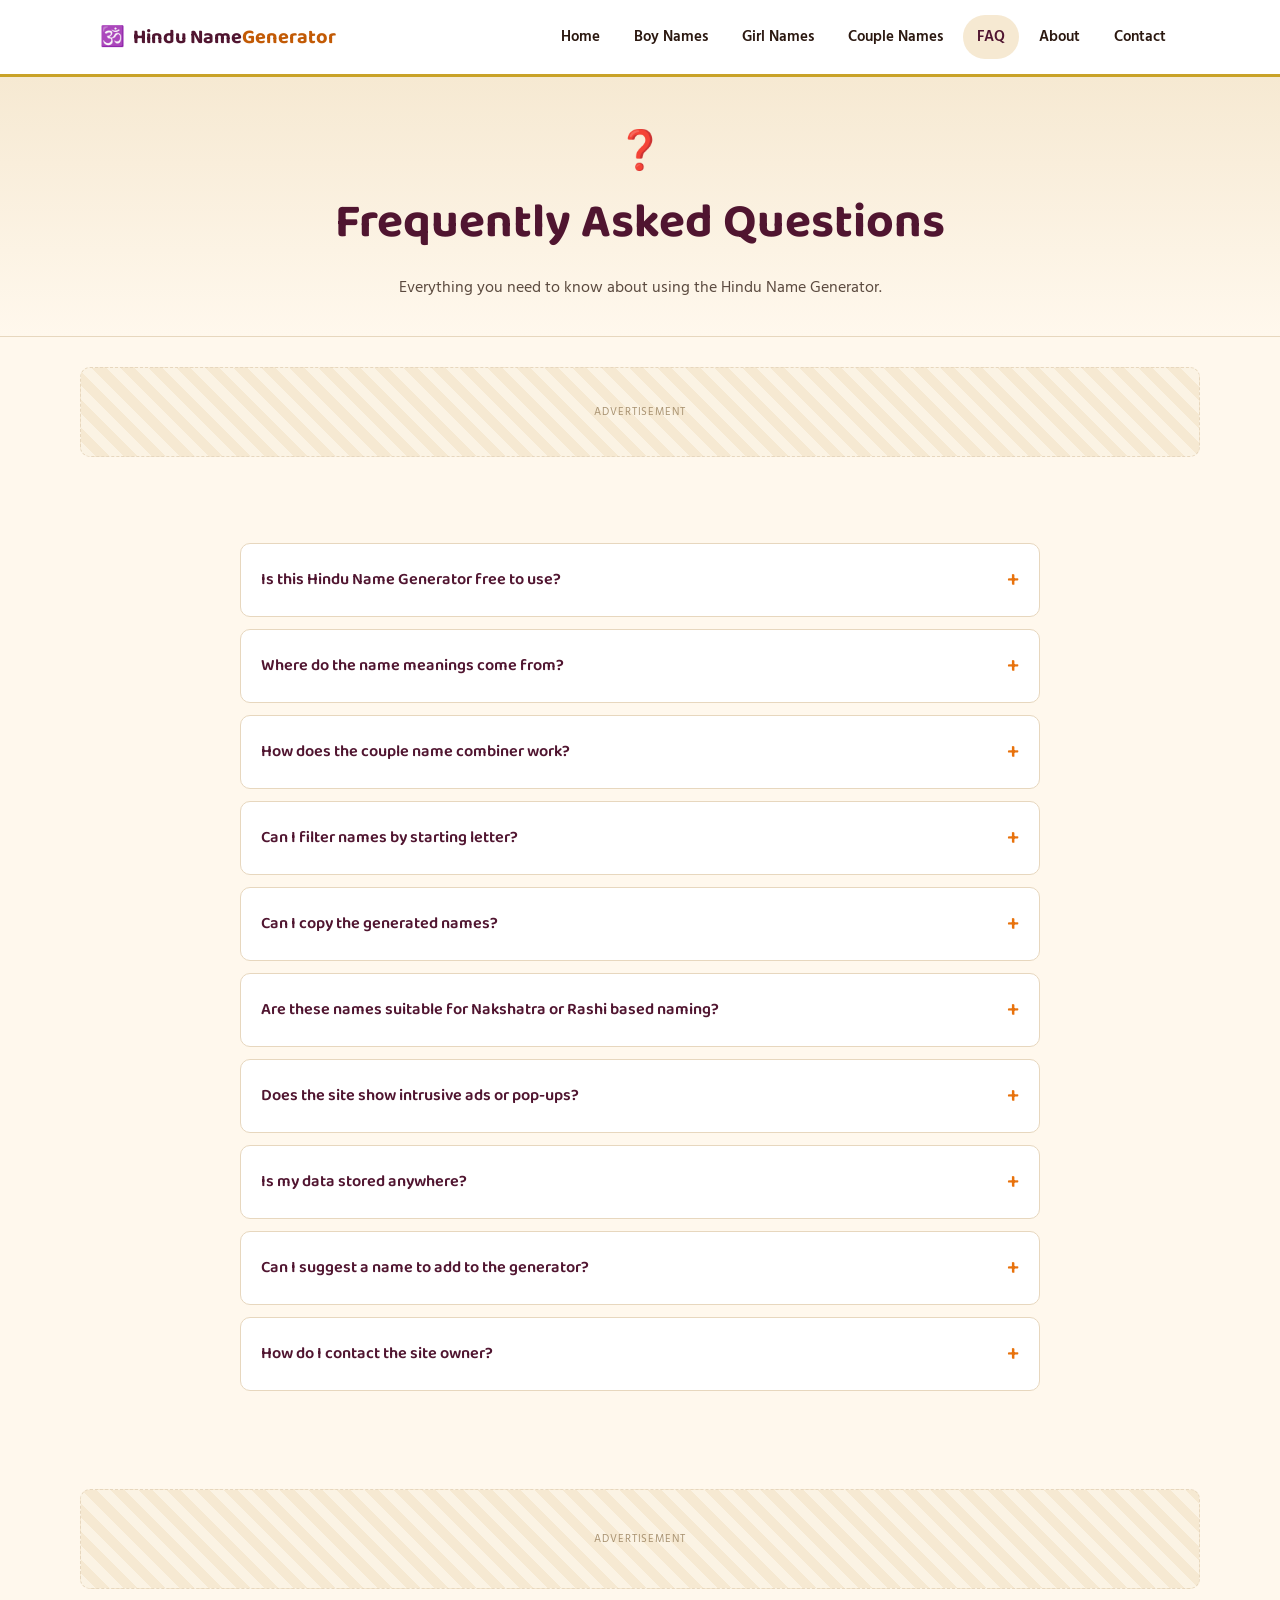
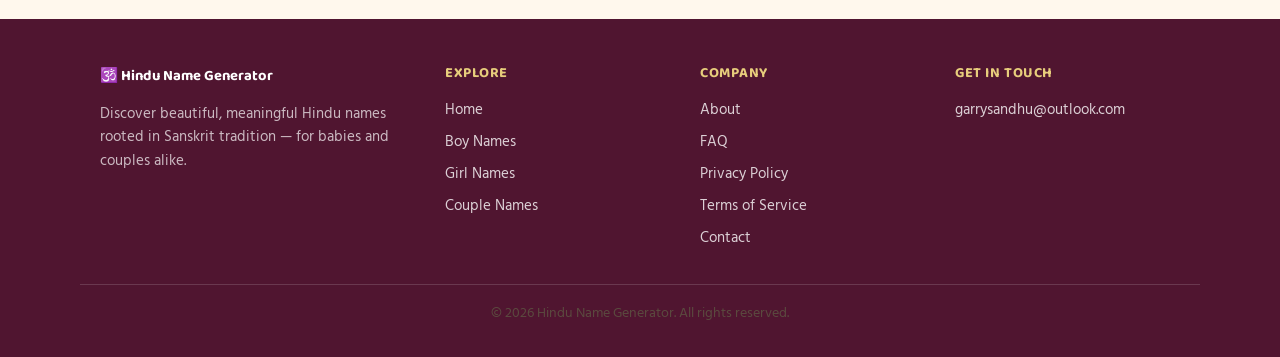
<file: faq.html>
<!DOCTYPE html>
<html lang="en">
<head>
<meta charset="UTF-8">
<meta name="viewport" content="width=device-width, initial-scale=1.0">
<title>FAQ — Hindu Name Generator</title>
<meta name="description" content="Answers to common questions about our Hindu Name Generator: how it works, where meanings come from, how the couple name combiner works, and more.">
<meta name="keywords" content="hindu name generator faq, hindu baby names questions, couple name generator faq">
<link rel="canonical" href="https://hindunamegenerator.netlify.app/faq.html">
<meta property="og:type" content="website">
<meta property="og:title" content="FAQ — Hindu Name Generator">
<meta property="og:description" content="Answers to common questions about our Hindu Name Generator tools.">
<meta property="og:url" content="https://hindunamegenerator.netlify.app/faq.html">
<meta property="og:site_name" content="Hindu Name Generator">
<meta name="twitter:card" content="summary">

<link rel="icon" href="data:image/svg+xml,<svg xmlns=%22http://www.w3.org/2000/svg%22 viewBox=%220 0 100 100%22><text y=%22.9em%22 font-size=%2290%22>🕉️</text></svg>">
<link rel="preconnect" href="https://fonts.googleapis.com">
<link rel="preconnect" href="https://fonts.gstatic.com" crossorigin>
<link href="https://fonts.googleapis.com/css2?family=Baloo+2:wght@500;600;700;800&family=Hind:wght@400;500;600;700&display=swap" rel="stylesheet">
<link rel="stylesheet" href="assets/style.css">

<script type="application/ld+json">
{
  "@context": "https://schema.org",
  "@type": "FAQPage",
  "mainEntity": [
    {
      "@type": "Question",
      "name": "Is this Hindu Name Generator free to use?",
      "acceptedAnswer": { "@type": "Answer", "text": "Yes. Every tool on this site — the boy name generator, girl name generator, and couple name combiner — is completely free, with no sign-up required." }
    },
    {
      "@type": "Question",
      "name": "Where do the name meanings come from?",
      "acceptedAnswer": { "@type": "Answer", "text": "Our names and meanings are drawn from traditional Sanskrit and Hindi roots commonly used across Hindu naming customs." }
    },
    {
      "@type": "Question",
      "name": "How does the couple name combiner work?",
      "acceptedAnswer": { "@type": "Answer", "text": "It splits each name into parts and recombines them to create a ship name, matching initials, 8 to 12 blended name ideas, and cute nicknames." }
    },
    {
      "@type": "Question",
      "name": "Can I filter names by starting letter?",
      "acceptedAnswer": { "@type": "Answer", "text": "Yes, both the boy and girl name generators let you filter by starting letter and choose how many names to generate." }
    },
    {
      "@type": "Question",
      "name": "Can I copy the generated names?",
      "acceptedAnswer": { "@type": "Answer", "text": "Yes, you can copy a single name with its meaning, or use Copy All to copy your entire generated list at once." }
    },
    {
      "@type": "Question",
      "name": "Are these names suitable for Nakshatra or Rashi based naming?",
      "acceptedAnswer": { "@type": "Answer", "text": "Our tool does not calculate Nakshatra or Rashi. It generates names by starting letter and meaning; for astrology-based naming, please consult a priest or astrologer." }
    },
    {
      "@type": "Question",
      "name": "Does the site show intrusive ads or pop-ups?",
      "acceptedAnswer": { "@type": "Answer", "text": "No. We keep advertising limited to a few clearly labeled, non-intrusive ad slots. There are no pop-ups and no auto-refreshing ads." }
    },
    {
      "@type": "Question",
      "name": "How do I contact the site owner?",
      "acceptedAnswer": { "@type": "Answer", "text": "You can reach us any time at garrysandhu@outlook.com." }
    }
  ]
}
</script>
</head>
<body>

<header class="site-header">
  <div class="container header-inner">
    <a href="index.html" class="logo">🕉️ <span>Hindu Name<em>Generator</em></span></a>
    <nav class="main-nav" id="mainNav">
      <a href="index.html">Home</a>
      <a href="boy-names.html">Boy Names</a>
      <a href="girl-names.html">Girl Names</a>
      <a href="couple-names.html">Couple Names</a>
      <a href="faq.html">FAQ</a>
      <a href="about.html">About</a>
      <a href="contact.html">Contact</a>
    </nav>
    <button class="nav-toggle" id="navToggle" aria-label="Toggle menu" aria-expanded="false">
      <span></span><span></span><span></span>
    </button>
  </div>
</header>

<div class="page-hero">
  <div class="container">
    <span class="hero-eyebrow-icon">❓</span>
    <h1>Frequently Asked Questions</h1>
    <p>Everything you need to know about using the Hindu Name Generator.</p>
  </div>
</div>

<div class="ad-slot ad-slot-leaderboard" aria-label="Advertisement">
  <div><span class="ad-label">Advertisement</span></div>
</div>

<section class="section">
  <div class="container">
    <div class="accordion">

      <div class="accordion-item">
        <button class="accordion-trigger" aria-expanded="false">Is this Hindu Name Generator free to use?<span class="plus">+</span></button>
        <div class="accordion-panel"><p>Yes. Every tool on this site — the boy name generator, girl name generator, and couple name combiner — is completely free, with no sign-up required.</p></div>
      </div>

      <div class="accordion-item">
        <button class="accordion-trigger" aria-expanded="false">Where do the name meanings come from?<span class="plus">+</span></button>
        <div class="accordion-panel"><p>Our names and meanings are drawn from traditional Sanskrit and Hindi roots commonly used across Hindu naming customs. We keep meanings short and accurate.</p></div>
      </div>

      <div class="accordion-item">
        <button class="accordion-trigger" aria-expanded="false">How does the couple name combiner work?<span class="plus">+</span></button>
        <div class="accordion-panel"><p>It splits each of your two names into parts and recombines them in different ways to create fresh, pronounceable blends. You'll also get a headline ship name, your initials joined with a heart, and a few cute nicknames.</p></div>
      </div>

      <div class="accordion-item">
        <button class="accordion-trigger" aria-expanded="false">Can I filter names by starting letter?<span class="plus">+</span></button>
        <div class="accordion-panel"><p>Yes. Both the boy and girl name generators let you filter results by starting letter and choose how many names to generate at once — 6, 10, 15, or 20.</p></div>
      </div>

      <div class="accordion-item">
        <button class="accordion-trigger" aria-expanded="false">Can I copy the generated names?<span class="plus">+</span></button>
        <div class="accordion-panel"><p>Yes. Every name card has its own Copy button, and there's a Copy All button to grab your entire generated list — including meanings — in one click.</p></div>
      </div>

      <div class="accordion-item">
        <button class="accordion-trigger" aria-expanded="false">Are these names suitable for Nakshatra or Rashi based naming?<span class="plus">+</span></button>
        <div class="accordion-panel"><p>Our tool generates names by starting letter and meaning, and does not calculate Nakshatra or Rashi. If you follow an astrology-based naming tradition, we recommend consulting a family priest or astrologer alongside using this tool for inspiration.</p></div>
      </div>

      <div class="accordion-item">
        <button class="accordion-trigger" aria-expanded="false">Does the site show intrusive ads or pop-ups?<span class="plus">+</span></button>
        <div class="accordion-panel"><p>No. We keep advertising limited to a few clearly labeled, non-intrusive ad slots at the top, middle, and bottom of pages. There are no pop-ups, interstitials, or auto-refreshing ads.</p></div>
      </div>

      <div class="accordion-item">
        <button class="accordion-trigger" aria-expanded="false">Is my data stored anywhere?<span class="plus">+</span></button>
        <div class="accordion-panel"><p>No. This is a static site — name generation and the couple combiner run entirely in your browser. We don't store the names you enter on any server.</p></div>
      </div>

      <div class="accordion-item">
        <button class="accordion-trigger" aria-expanded="false">Can I suggest a name to add to the generator?<span class="plus">+</span></button>
        <div class="accordion-panel"><p>Yes, we'd love that. Send your suggestion to <a href="mailto:garrysandhu@outlook.com">garrysandhu@outlook.com</a> and we'll consider it for a future update.</p></div>
      </div>

      <div class="accordion-item">
        <button class="accordion-trigger" aria-expanded="false">How do I contact the site owner?<span class="plus">+</span></button>
        <div class="accordion-panel"><p>You can reach us any time at <a href="mailto:garrysandhu@outlook.com">garrysandhu@outlook.com</a>, or visit our <a href="contact.html">Contact page</a>.</p></div>
      </div>

    </div>
  </div>
</section>

<div class="ad-slot" aria-label="Advertisement">
  <div><span class="ad-label">Advertisement</span></div>
</div>

<footer class="site-footer">
  <div class="container footer-inner">
    <div class="footer-brand">
      <p class="logo">🕉️ Hindu Name Generator</p>
      <p>Discover beautiful, meaningful Hindu names rooted in Sanskrit tradition — for babies and couples alike.</p>
    </div>
    <div class="footer-links">
      <h4>Explore</h4>
      <a href="index.html">Home</a>
      <a href="boy-names.html">Boy Names</a>
      <a href="girl-names.html">Girl Names</a>
      <a href="couple-names.html">Couple Names</a>
    </div>
    <div class="footer-links">
      <h4>Company</h4>
      <a href="about.html">About</a>
      <a href="faq.html">FAQ</a>
      <a href="privacy.html">Privacy Policy</a>
      <a href="terms.html">Terms of Service</a>
      <a href="contact.html">Contact</a>
    </div>
    <div class="footer-contact">
      <h4>Get in touch</h4>
      <a href="mailto:garrysandhu@outlook.com">garrysandhu@outlook.com</a>
    </div>
  </div>
  <div class="footer-bottom container">
    <p>© 2026 Hindu Name Generator. All rights reserved.</p>
  </div>
</footer>

<script src="assets/app.js"></script>
</body>
</html>
</file>
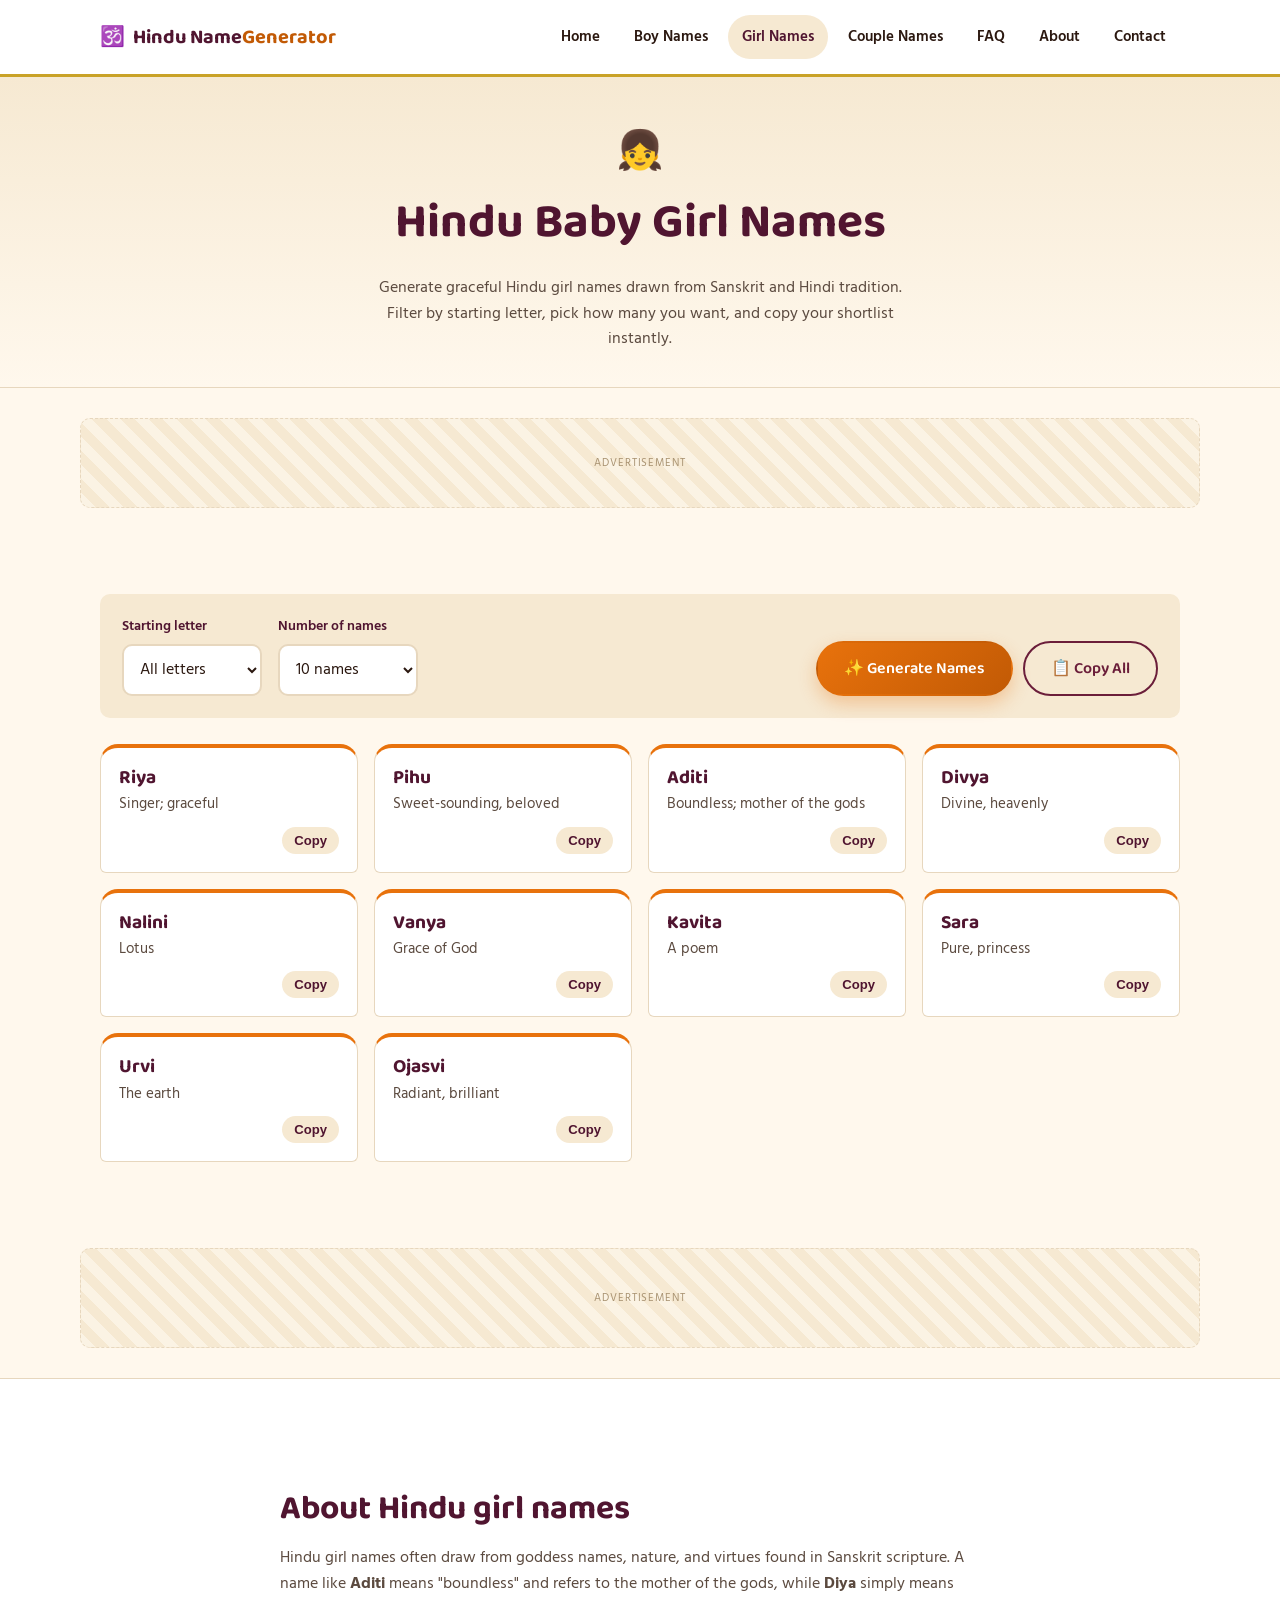
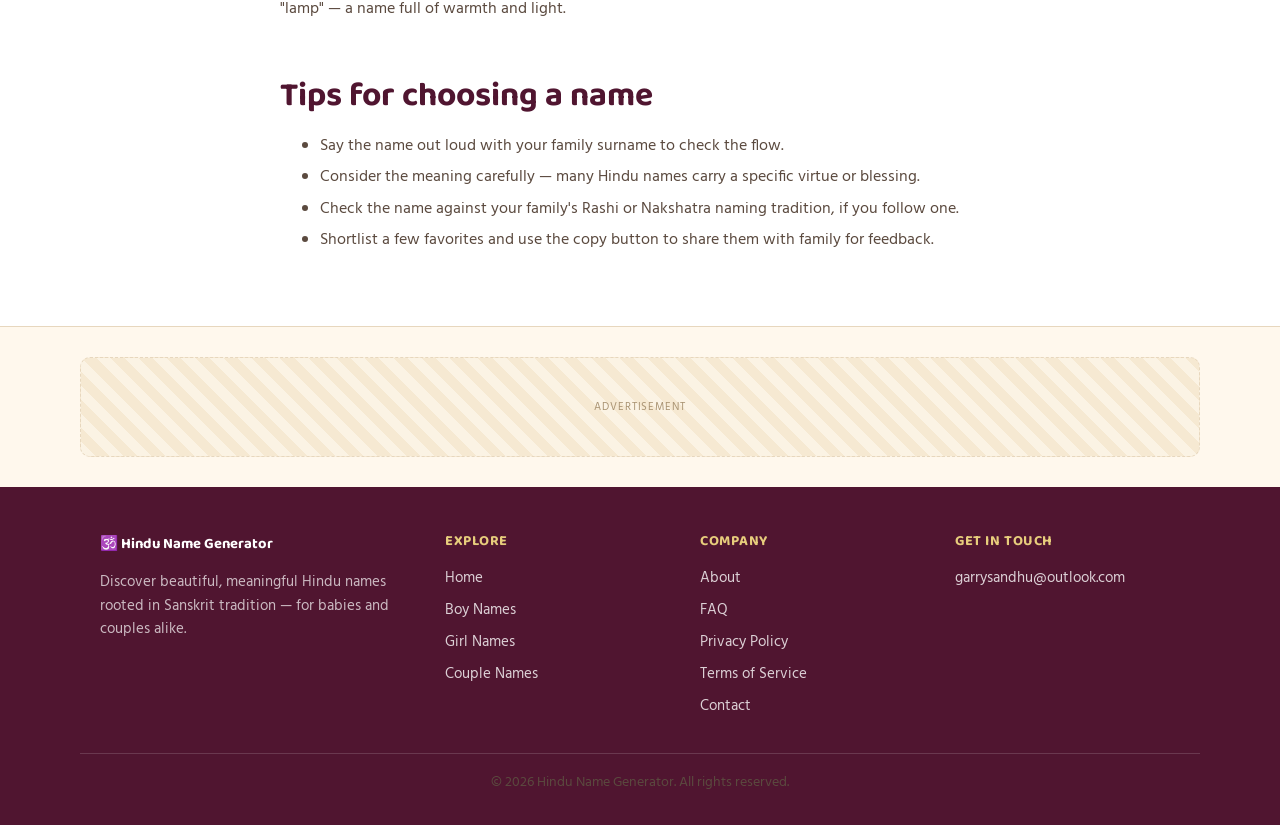
<file: girl-names.html>
<!DOCTYPE html>
<html lang="en">
<head>
<meta charset="UTF-8">
<meta name="viewport" content="width=device-width, initial-scale=1.0">
<title>Hindu Girl Names Generator with Meanings | Hindu Name Generator</title>
<meta name="description" content="Generate Hindu baby girl names instantly with authentic Sanskrit and Hindi meanings. Filter by starting letter, choose how many names to generate, and copy them all in one click.">
<meta name="keywords" content="hindu girl names, hindu baby girl names, sanskrit girl names, indian girl names with meaning, hindu girl name generator">
<link rel="canonical" href="https://hindunamegenerator.netlify.app/girl-names.html">

<meta property="og:type" content="website">
<meta property="og:title" content="Hindu Girl Names Generator with Meanings">
<meta property="og:description" content="Instantly generate Hindu baby girl names with authentic Sanskrit meanings. Filter by letter and copy your favorites.">
<meta property="og:url" content="https://hindunamegenerator.netlify.app/girl-names.html">
<meta property="og:site_name" content="Hindu Name Generator">
<meta name="twitter:card" content="summary">

<link rel="icon" href="data:image/svg+xml,<svg xmlns=%22http://www.w3.org/2000/svg%22 viewBox=%220 0 100 100%22><text y=%22.9em%22 font-size=%2290%22>🕉️</text></svg>">
<link rel="preconnect" href="https://fonts.googleapis.com">
<link rel="preconnect" href="https://fonts.gstatic.com" crossorigin>
<link href="https://fonts.googleapis.com/css2?family=Baloo+2:wght@500;600;700;800&family=Hind:wght@400;500;600;700&display=swap" rel="stylesheet">
<link rel="stylesheet" href="assets/style.css">

<script type="application/ld+json">
{
  "@context": "https://schema.org",
  "@type": "BreadcrumbList",
  "itemListElement": [
    { "@type": "ListItem", "position": 1, "name": "Home", "item": "https://hindunamegenerator.netlify.app/" },
    { "@type": "ListItem", "position": 2, "name": "Girl Names", "item": "https://hindunamegenerator.netlify.app/girl-names.html" }
  ]
}
</script>
</head>
<body>

<header class="site-header">
  <div class="container header-inner">
    <a href="index.html" class="logo">🕉️ <span>Hindu Name<em>Generator</em></span></a>
    <nav class="main-nav" id="mainNav">
      <a href="index.html">Home</a>
      <a href="boy-names.html">Boy Names</a>
      <a href="girl-names.html">Girl Names</a>
      <a href="couple-names.html">Couple Names</a>
      <a href="faq.html">FAQ</a>
      <a href="about.html">About</a>
      <a href="contact.html">Contact</a>
    </nav>
    <button class="nav-toggle" id="navToggle" aria-label="Toggle menu" aria-expanded="false">
      <span></span><span></span><span></span>
    </button>
  </div>
</header>

<div class="page-hero">
  <div class="container">
    <span class="hero-eyebrow-icon">👧</span>
    <h1>Hindu Baby Girl Names</h1>
    <p>Generate graceful Hindu girl names drawn from Sanskrit and Hindi tradition. Filter by starting letter, pick how many you want, and copy your shortlist instantly.</p>
  </div>
</div>

<div class="ad-slot ad-slot-leaderboard" aria-label="Advertisement">
  <div><span class="ad-label">Advertisement</span></div>
</div>

<section class="section">
  <div class="container">

    <div class="generator-controls">
      <div class="field">
        <label for="girlLetterFilter">Starting letter</label>
        <select id="girlLetterFilter">
          <option value="all">All letters</option>
        </select>
      </div>
      <div class="field">
        <label for="girlCountSelect">Number of names</label>
        <select id="girlCountSelect">
          <option value="6">6 names</option>
          <option value="10" selected>10 names</option>
          <option value="15">15 names</option>
          <option value="20">20 names</option>
        </select>
      </div>
      <div class="controls-actions">
        <button type="button" class="btn btn-primary" id="girlGenerateBtn">✨ Generate Names</button>
        <button type="button" class="btn btn-outline" id="girlCopyAllBtn">📋 Copy All</button>
      </div>
    </div>

    <div class="name-grid" id="girlNameGrid"></div>

  </div>
</section>

<div class="ad-slot" aria-label="Advertisement">
  <div><span class="ad-label">Advertisement</span></div>
</div>

<section class="section section-alt">
  <div class="container prose">
    <h2>About Hindu girl names</h2>
    <p>Hindu girl names often draw from goddess names, nature, and virtues found in Sanskrit scripture. A name like <strong>Aditi</strong> means "boundless" and refers to the mother of the gods, while <strong>Diya</strong> simply means "lamp" — a name full of warmth and light.</p>
    <h2>Tips for choosing a name</h2>
    <ul>
      <li>Say the name out loud with your family surname to check the flow.</li>
      <li>Consider the meaning carefully — many Hindu names carry a specific virtue or blessing.</li>
      <li>Check the name against your family's Rashi or Nakshatra naming tradition, if you follow one.</li>
      <li>Shortlist a few favorites and use the copy button to share them with family for feedback.</li>
    </ul>
  </div>
</section>

<div class="ad-slot" aria-label="Advertisement">
  <div><span class="ad-label">Advertisement</span></div>
</div>

<footer class="site-footer">
  <div class="container footer-inner">
    <div class="footer-brand">
      <p class="logo">🕉️ Hindu Name Generator</p>
      <p>Discover beautiful, meaningful Hindu names rooted in Sanskrit tradition — for babies and couples alike.</p>
    </div>
    <div class="footer-links">
      <h4>Explore</h4>
      <a href="index.html">Home</a>
      <a href="boy-names.html">Boy Names</a>
      <a href="girl-names.html">Girl Names</a>
      <a href="couple-names.html">Couple Names</a>
    </div>
    <div class="footer-links">
      <h4>Company</h4>
      <a href="about.html">About</a>
      <a href="faq.html">FAQ</a>
      <a href="privacy.html">Privacy Policy</a>
      <a href="terms.html">Terms of Service</a>
      <a href="contact.html">Contact</a>
    </div>
    <div class="footer-contact">
      <h4>Get in touch</h4>
      <a href="mailto:garrysandhu@outlook.com">garrysandhu@outlook.com</a>
    </div>
  </div>
  <div class="footer-bottom container">
    <p>© 2026 Hindu Name Generator. All rights reserved.</p>
  </div>
</footer>

<script src="assets/app.js"></script>
</body>
</html>
</file>
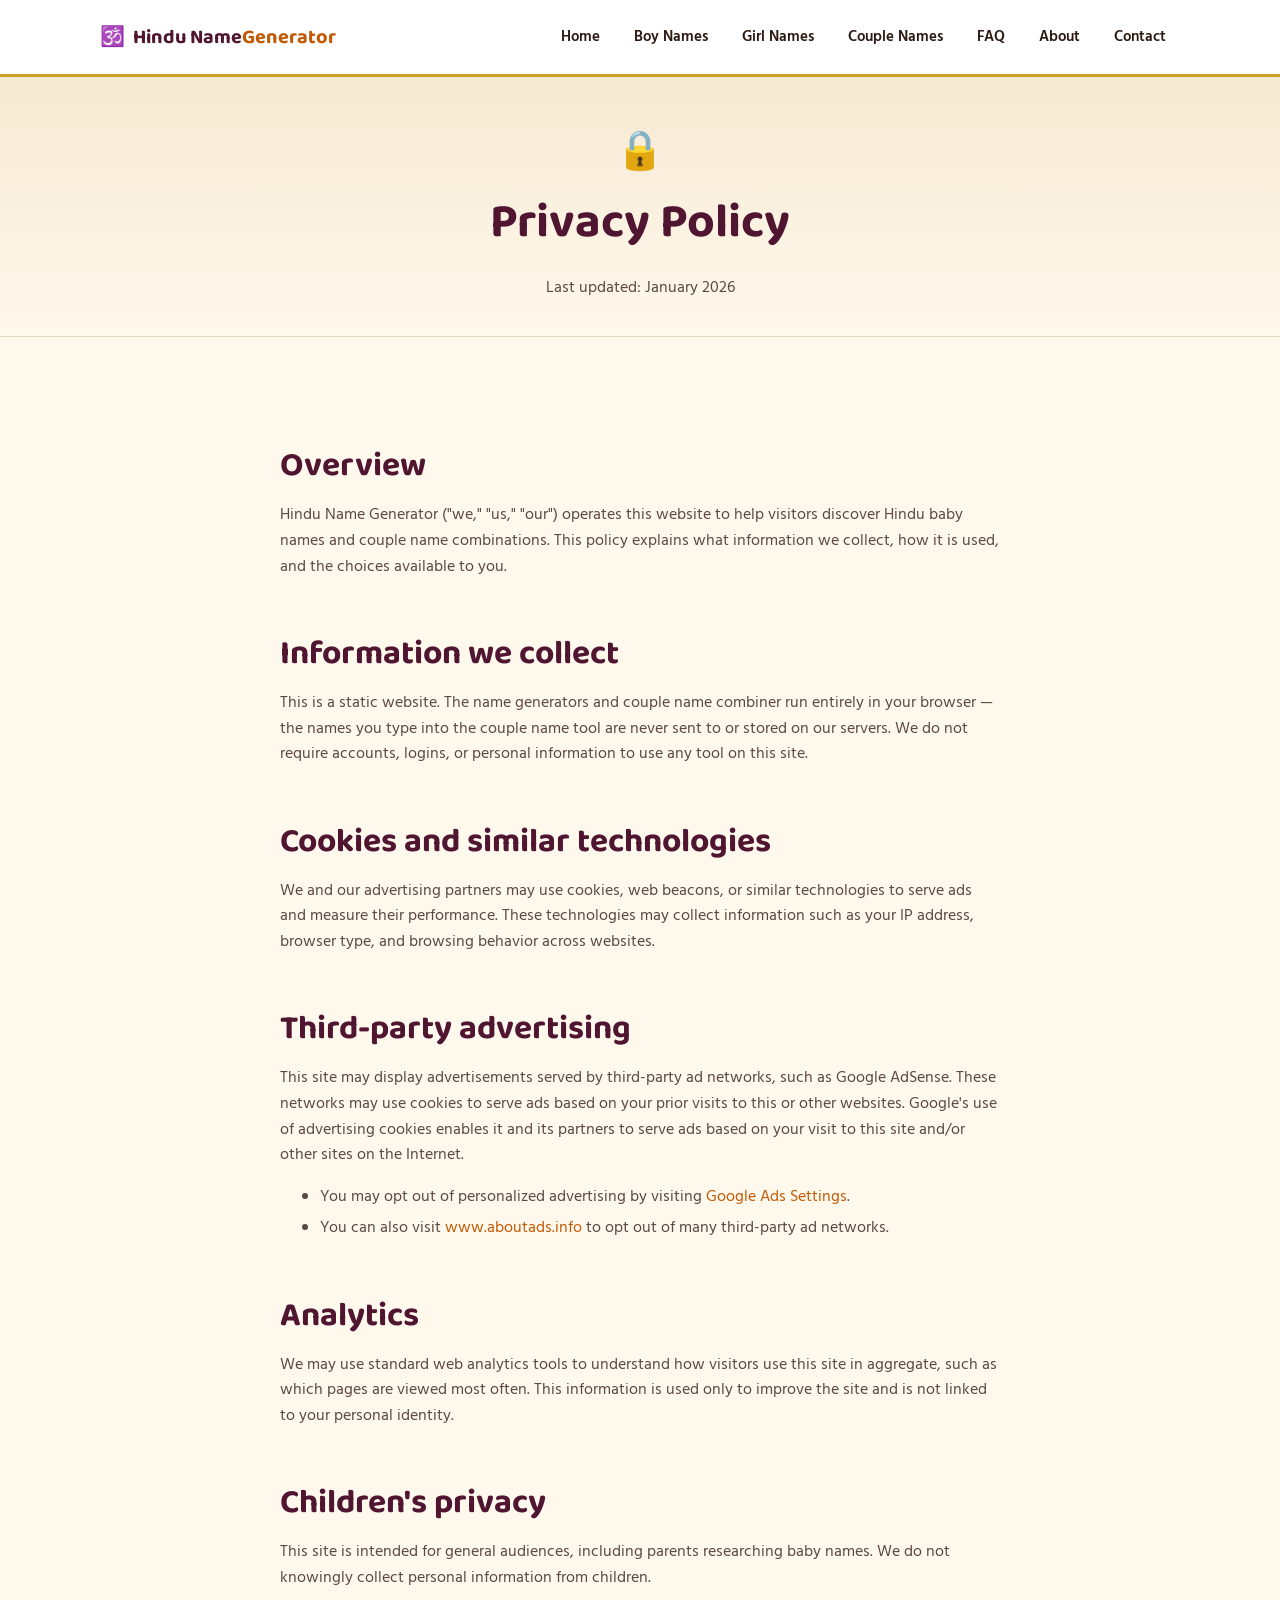
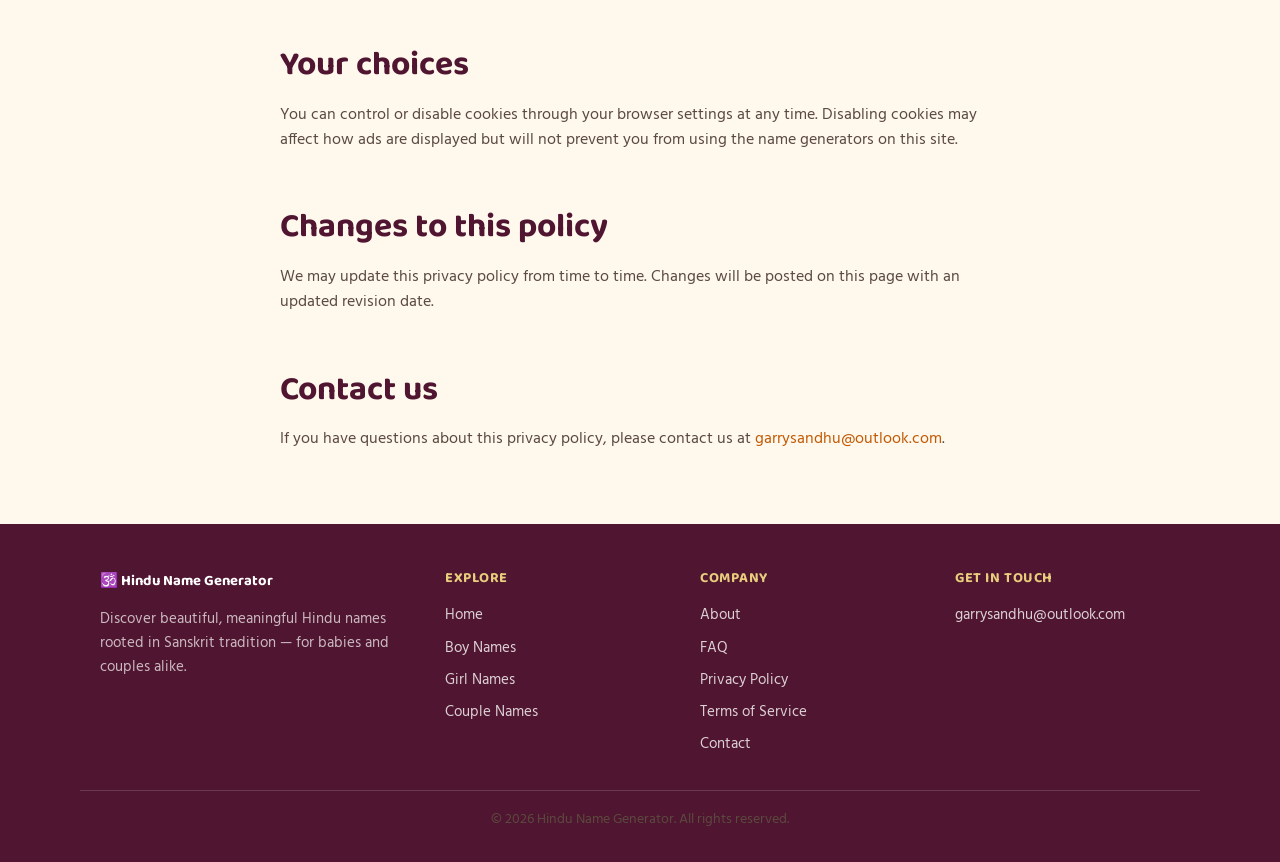
<file: privacy.html>
<!DOCTYPE html>
<html lang="en">
<head>
<meta charset="UTF-8">
<meta name="viewport" content="width=device-width, initial-scale=1.0">
<title>Privacy Policy — Hindu Name Generator</title>
<meta name="description" content="Read the privacy policy for Hindu Name Generator, including how we use cookies, third-party advertising, and any data collected on this site.">
<meta name="keywords" content="hindu name generator privacy policy, cookies, adsense privacy">
<link rel="canonical" href="https://hindunamegenerator.netlify.app/privacy.html">
<meta property="og:type" content="website">
<meta property="og:title" content="Privacy Policy — Hindu Name Generator">
<meta property="og:description" content="Our privacy policy covering cookies, advertising, and data collection.">
<meta property="og:url" content="https://hindunamegenerator.netlify.app/privacy.html">
<meta property="og:site_name" content="Hindu Name Generator">
<meta name="twitter:card" content="summary">
<meta name="robots" content="index, follow">

<link rel="icon" href="data:image/svg+xml,<svg xmlns=%22http://www.w3.org/2000/svg%22 viewBox=%220 0 100 100%22><text y=%22.9em%22 font-size=%2290%22>🕉️</text></svg>">
<link rel="preconnect" href="https://fonts.googleapis.com">
<link rel="preconnect" href="https://fonts.gstatic.com" crossorigin>
<link href="https://fonts.googleapis.com/css2?family=Baloo+2:wght@500;600;700;800&family=Hind:wght@400;500;600;700&display=swap" rel="stylesheet">
<link rel="stylesheet" href="assets/style.css">
</head>
<body>

<header class="site-header">
  <div class="container header-inner">
    <a href="index.html" class="logo">🕉️ <span>Hindu Name<em>Generator</em></span></a>
    <nav class="main-nav" id="mainNav">
      <a href="index.html">Home</a>
      <a href="boy-names.html">Boy Names</a>
      <a href="girl-names.html">Girl Names</a>
      <a href="couple-names.html">Couple Names</a>
      <a href="faq.html">FAQ</a>
      <a href="about.html">About</a>
      <a href="contact.html">Contact</a>
    </nav>
    <button class="nav-toggle" id="navToggle" aria-label="Toggle menu" aria-expanded="false">
      <span></span><span></span><span></span>
    </button>
  </div>
</header>

<div class="page-hero">
  <div class="container">
    <span class="hero-eyebrow-icon">🔒</span>
    <h1>Privacy Policy</h1>
    <p>Last updated: January 2026</p>
  </div>
</div>

<section class="section">
  <div class="container prose">
    <h2>Overview</h2>
    <p>Hindu Name Generator ("we," "us," "our") operates this website to help visitors discover Hindu baby names and couple name combinations. This policy explains what information we collect, how it is used, and the choices available to you.</p>

    <h2>Information we collect</h2>
    <p>This is a static website. The name generators and couple name combiner run entirely in your browser — the names you type into the couple name tool are never sent to or stored on our servers. We do not require accounts, logins, or personal information to use any tool on this site.</p>

    <h2>Cookies and similar technologies</h2>
    <p>We and our advertising partners may use cookies, web beacons, or similar technologies to serve ads and measure their performance. These technologies may collect information such as your IP address, browser type, and browsing behavior across websites.</p>

    <h2>Third-party advertising</h2>
    <p>This site may display advertisements served by third-party ad networks, such as Google AdSense. These networks may use cookies to serve ads based on your prior visits to this or other websites. Google's use of advertising cookies enables it and its partners to serve ads based on your visit to this site and/or other sites on the Internet.</p>
    <ul>
      <li>You may opt out of personalized advertising by visiting <a href="https://adssettings.google.com" target="_blank" rel="noopener noreferrer">Google Ads Settings</a>.</li>
      <li>You can also visit <a href="https://www.aboutads.info/choices/" target="_blank" rel="noopener noreferrer">www.aboutads.info</a> to opt out of many third-party ad networks.</li>
    </ul>

    <h2>Analytics</h2>
    <p>We may use standard web analytics tools to understand how visitors use this site in aggregate, such as which pages are viewed most often. This information is used only to improve the site and is not linked to your personal identity.</p>

    <h2>Children's privacy</h2>
    <p>This site is intended for general audiences, including parents researching baby names. We do not knowingly collect personal information from children.</p>

    <h2>Your choices</h2>
    <p>You can control or disable cookies through your browser settings at any time. Disabling cookies may affect how ads are displayed but will not prevent you from using the name generators on this site.</p>

    <h2>Changes to this policy</h2>
    <p>We may update this privacy policy from time to time. Changes will be posted on this page with an updated revision date.</p>

    <h2>Contact us</h2>
    <p>If you have questions about this privacy policy, please contact us at <a href="mailto:garrysandhu@outlook.com">garrysandhu@outlook.com</a>.</p>
  </div>
</section>

<footer class="site-footer">
  <div class="container footer-inner">
    <div class="footer-brand">
      <p class="logo">🕉️ Hindu Name Generator</p>
      <p>Discover beautiful, meaningful Hindu names rooted in Sanskrit tradition — for babies and couples alike.</p>
    </div>
    <div class="footer-links">
      <h4>Explore</h4>
      <a href="index.html">Home</a>
      <a href="boy-names.html">Boy Names</a>
      <a href="girl-names.html">Girl Names</a>
      <a href="couple-names.html">Couple Names</a>
    </div>
    <div class="footer-links">
      <h4>Company</h4>
      <a href="about.html">About</a>
      <a href="faq.html">FAQ</a>
      <a href="privacy.html">Privacy Policy</a>
      <a href="terms.html">Terms of Service</a>
      <a href="contact.html">Contact</a>
    </div>
    <div class="footer-contact">
      <h4>Get in touch</h4>
      <a href="mailto:garrysandhu@outlook.com">garrysandhu@outlook.com</a>
    </div>
  </div>
  <div class="footer-bottom container">
    <p>© 2026 Hindu Name Generator. All rights reserved.</p>
  </div>
</footer>

<script src="assets/app.js"></script>
</body>
</html>
</file>
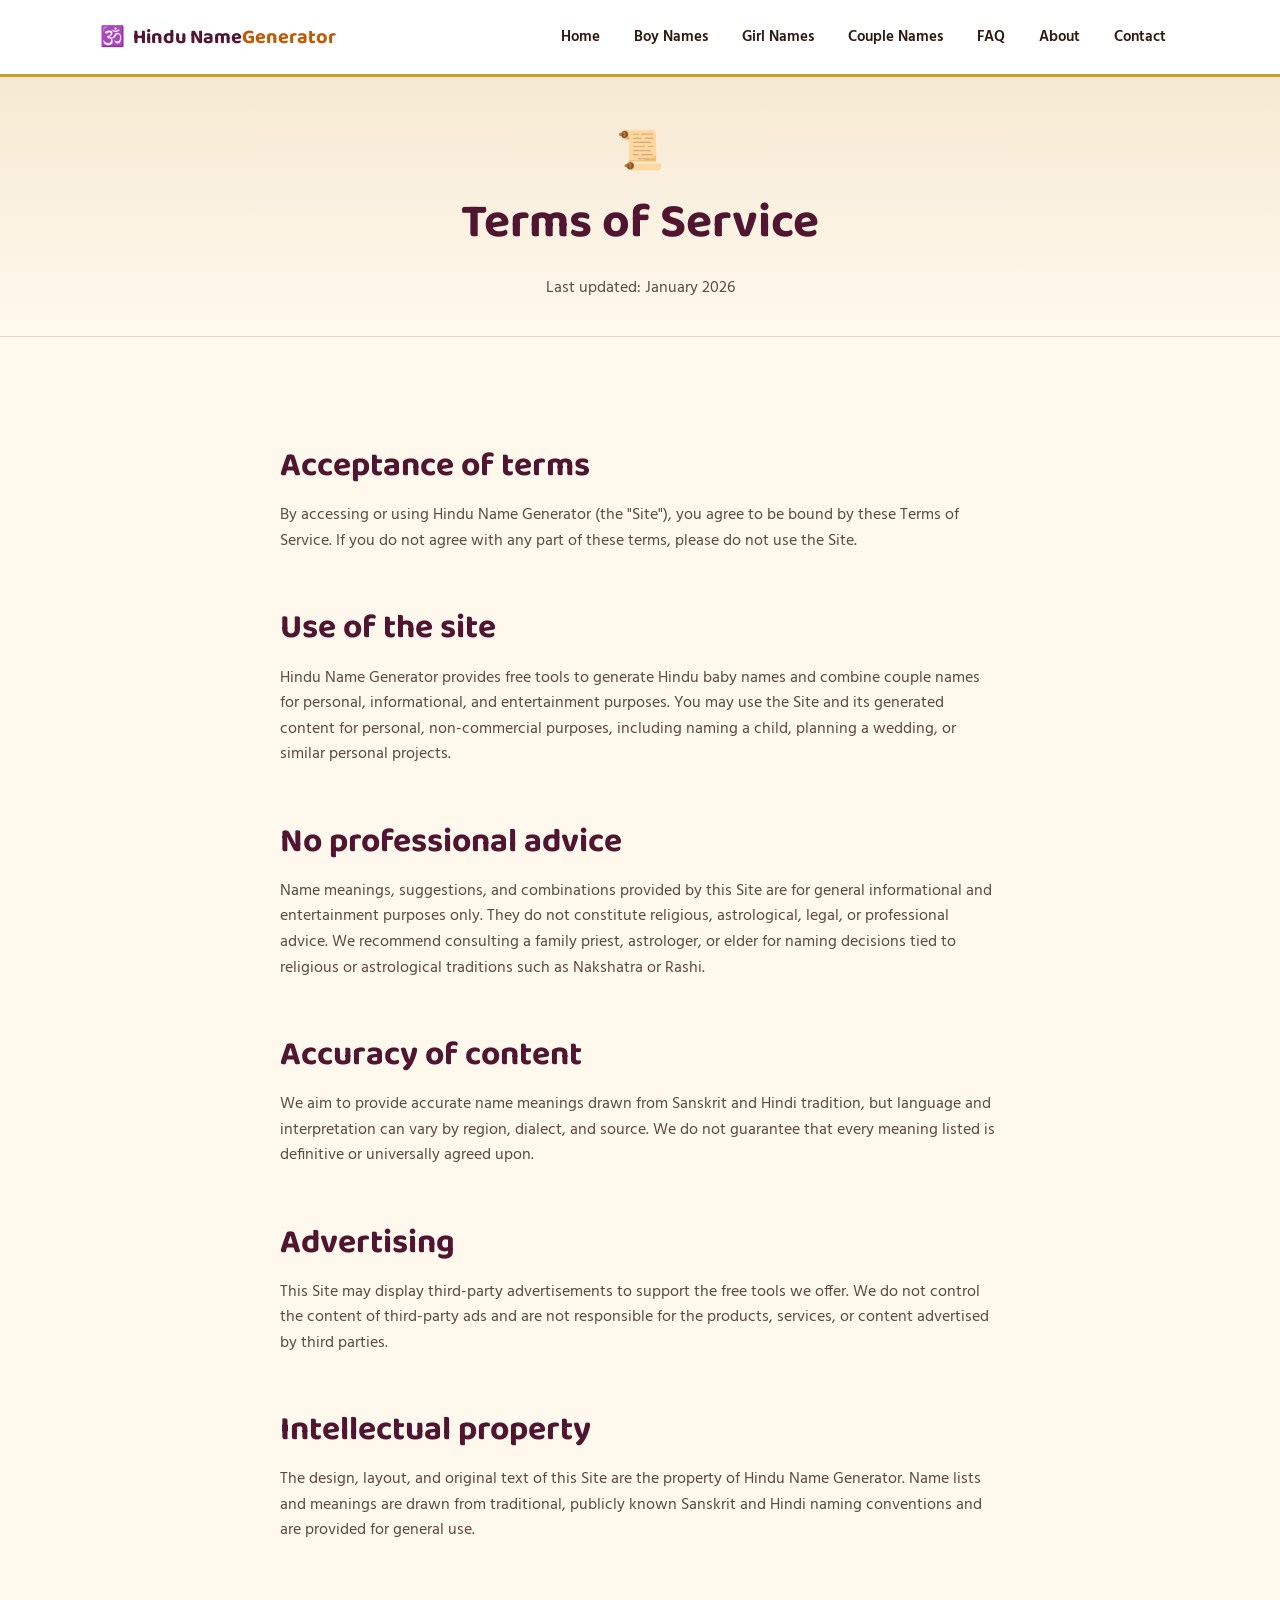
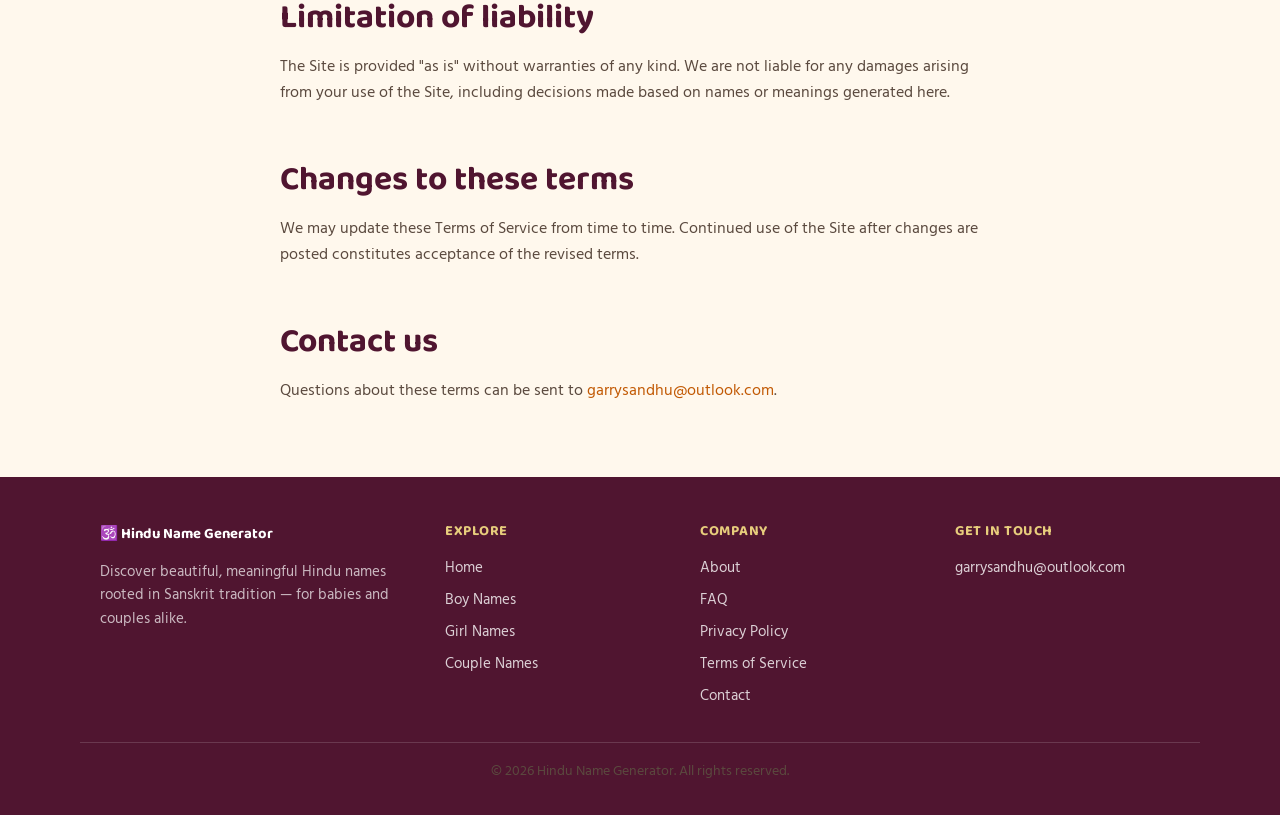
<file: terms.html>
<!DOCTYPE html>
<html lang="en">
<head>
<meta charset="UTF-8">
<meta name="viewport" content="width=device-width, initial-scale=1.0">
<title>Terms of Service — Hindu Name Generator</title>
<meta name="description" content="Terms of service for using the Hindu Name Generator website, including acceptable use, disclaimers, and limitation of liability.">
<meta name="keywords" content="hindu name generator terms of service, terms and conditions">
<link rel="canonical" href="https://hindunamegenerator.netlify.app/terms.html">
<meta property="og:type" content="website">
<meta property="og:title" content="Terms of Service — Hindu Name Generator">
<meta property="og:description" content="Terms of service for using the Hindu Name Generator website.">
<meta property="og:url" content="https://hindunamegenerator.netlify.app/terms.html">
<meta property="og:site_name" content="Hindu Name Generator">
<meta name="twitter:card" content="summary">
<meta name="robots" content="index, follow">

<link rel="icon" href="data:image/svg+xml,<svg xmlns=%22http://www.w3.org/2000/svg%22 viewBox=%220 0 100 100%22><text y=%22.9em%22 font-size=%2290%22>🕉️</text></svg>">
<link rel="preconnect" href="https://fonts.googleapis.com">
<link rel="preconnect" href="https://fonts.gstatic.com" crossorigin>
<link href="https://fonts.googleapis.com/css2?family=Baloo+2:wght@500;600;700;800&family=Hind:wght@400;500;600;700&display=swap" rel="stylesheet">
<link rel="stylesheet" href="assets/style.css">
</head>
<body>

<header class="site-header">
  <div class="container header-inner">
    <a href="index.html" class="logo">🕉️ <span>Hindu Name<em>Generator</em></span></a>
    <nav class="main-nav" id="mainNav">
      <a href="index.html">Home</a>
      <a href="boy-names.html">Boy Names</a>
      <a href="girl-names.html">Girl Names</a>
      <a href="couple-names.html">Couple Names</a>
      <a href="faq.html">FAQ</a>
      <a href="about.html">About</a>
      <a href="contact.html">Contact</a>
    </nav>
    <button class="nav-toggle" id="navToggle" aria-label="Toggle menu" aria-expanded="false">
      <span></span><span></span><span></span>
    </button>
  </div>
</header>

<div class="page-hero">
  <div class="container">
    <span class="hero-eyebrow-icon">📜</span>
    <h1>Terms of Service</h1>
    <p>Last updated: January 2026</p>
  </div>
</div>

<section class="section">
  <div class="container prose">
    <h2>Acceptance of terms</h2>
    <p>By accessing or using Hindu Name Generator (the "Site"), you agree to be bound by these Terms of Service. If you do not agree with any part of these terms, please do not use the Site.</p>

    <h2>Use of the site</h2>
    <p>Hindu Name Generator provides free tools to generate Hindu baby names and combine couple names for personal, informational, and entertainment purposes. You may use the Site and its generated content for personal, non-commercial purposes, including naming a child, planning a wedding, or similar personal projects.</p>

    <h2>No professional advice</h2>
    <p>Name meanings, suggestions, and combinations provided by this Site are for general informational and entertainment purposes only. They do not constitute religious, astrological, legal, or professional advice. We recommend consulting a family priest, astrologer, or elder for naming decisions tied to religious or astrological traditions such as Nakshatra or Rashi.</p>

    <h2>Accuracy of content</h2>
    <p>We aim to provide accurate name meanings drawn from Sanskrit and Hindi tradition, but language and interpretation can vary by region, dialect, and source. We do not guarantee that every meaning listed is definitive or universally agreed upon.</p>

    <h2>Advertising</h2>
    <p>This Site may display third-party advertisements to support the free tools we offer. We do not control the content of third-party ads and are not responsible for the products, services, or content advertised by third parties.</p>

    <h2>Intellectual property</h2>
    <p>The design, layout, and original text of this Site are the property of Hindu Name Generator. Name lists and meanings are drawn from traditional, publicly known Sanskrit and Hindi naming conventions and are provided for general use.</p>

    <h2>Limitation of liability</h2>
    <p>The Site is provided "as is" without warranties of any kind. We are not liable for any damages arising from your use of the Site, including decisions made based on names or meanings generated here.</p>

    <h2>Changes to these terms</h2>
    <p>We may update these Terms of Service from time to time. Continued use of the Site after changes are posted constitutes acceptance of the revised terms.</p>

    <h2>Contact us</h2>
    <p>Questions about these terms can be sent to <a href="mailto:garrysandhu@outlook.com">garrysandhu@outlook.com</a>.</p>
  </div>
</section>

<footer class="site-footer">
  <div class="container footer-inner">
    <div class="footer-brand">
      <p class="logo">🕉️ Hindu Name Generator</p>
      <p>Discover beautiful, meaningful Hindu names rooted in Sanskrit tradition — for babies and couples alike.</p>
    </div>
    <div class="footer-links">
      <h4>Explore</h4>
      <a href="index.html">Home</a>
      <a href="boy-names.html">Boy Names</a>
      <a href="girl-names.html">Girl Names</a>
      <a href="couple-names.html">Couple Names</a>
    </div>
    <div class="footer-links">
      <h4>Company</h4>
      <a href="about.html">About</a>
      <a href="faq.html">FAQ</a>
      <a href="privacy.html">Privacy Policy</a>
      <a href="terms.html">Terms of Service</a>
      <a href="contact.html">Contact</a>
    </div>
    <div class="footer-contact">
      <h4>Get in touch</h4>
      <a href="mailto:garrysandhu@outlook.com">garrysandhu@outlook.com</a>
    </div>
  </div>
  <div class="footer-bottom container">
    <p>© 2026 Hindu Name Generator. All rights reserved.</p>
  </div>
</footer>

<script src="assets/app.js"></script>
</body>
</html>
</file>
<file: assets/style.css>
/* ==========================================================================
   Hindu Name Generator — stylesheet
   Palette: marigold saffron, deep maroon, muted temple gold, warm ivory
   ========================================================================== */

:root {
  --saffron: #E8720C;
  --saffron-deep: #C25A05;
  --maroon: #6B1E3A;
  --maroon-deep: #501530;
  --gold: #C9A227;
  --gold-light: #E7CD7C;
  --cream: #FFF8ED;
  --sandal: #F6E9D2;
  --ink: #2B1810;
  --ink-soft: #5B4A3F;
  --white: #FFFFFF;
  --line: #E7D7BE;
  --radius-arch: 18px 18px 6px 6px;
  --radius-sm: 10px;
  --shadow-soft: 0 6px 20px rgba(107, 30, 58, 0.08);
  --font-display: "Baloo 2", "Segoe UI", sans-serif;
  --font-body: "Hind", "Segoe UI", sans-serif;
  --max-w: 1120px;
}

* { box-sizing: border-box; }
html { scroll-behavior: smooth; }

body {
  margin: 0;
  font-family: var(--font-body);
  background: var(--cream);
  color: var(--ink);
  line-height: 1.6;
  -webkit-font-smoothing: antialiased;
}

h1, h2, h3, h4 {
  font-family: var(--font-display);
  color: var(--maroon-deep);
  line-height: 1.2;
  margin: 0 0 0.5em;
  font-weight: 700;
}

h1 { font-size: clamp(2rem, 4.5vw, 3rem); }
h2 { font-size: clamp(1.5rem, 3.2vw, 2.1rem); }
h3 { font-size: 1.25rem; }

p { margin: 0 0 1em; color: var(--ink-soft); }

a { color: var(--saffron-deep); text-decoration: none; }
a:hover { text-decoration: underline; }

img { max-width: 100%; display: block; }

.container {
  max-width: var(--max-w);
  margin: 0 auto;
  padding: 0 20px;
}

:focus-visible {
  outline: 3px solid var(--gold);
  outline-offset: 2px;
}

@media (prefers-reduced-motion: reduce) {
  *, *::before, *::after { animation-duration: 0.001ms !important; transition-duration: 0.001ms !important; }
}

/* ---------- Decorative background motif ---------- */
.om-watermark {
  position: absolute;
  font-size: 14rem;
  opacity: 0.05;
  color: var(--maroon);
  pointer-events: none;
  user-select: none;
  line-height: 1;
}

/* ---------- Buttons ---------- */
.btn {
  display: inline-flex;
  align-items: center;
  justify-content: center;
  gap: 8px;
  font-family: var(--font-display);
  font-weight: 600;
  font-size: 1rem;
  padding: 13px 26px;
  border-radius: 999px;
  border: 2px solid transparent;
  cursor: pointer;
  transition: transform 0.15s ease, box-shadow 0.15s ease;
}
.btn:hover { text-decoration: none; }
.btn:active { transform: translateY(1px); }

.btn-primary {
  background: linear-gradient(135deg, var(--saffron), var(--saffron-deep));
  color: var(--white);
  box-shadow: 0 8px 18px rgba(232, 114, 12, 0.3);
}
.btn-primary:hover { box-shadow: 0 10px 22px rgba(232, 114, 12, 0.4); }

.btn-outline {
  background: transparent;
  border-color: var(--maroon);
  color: var(--maroon);
}
.btn-outline:hover { background: var(--maroon); color: var(--white); }

.btn-gold {
  background: linear-gradient(135deg, var(--gold-light), var(--gold));
  color: var(--maroon-deep);
}

.btn-sm { padding: 9px 18px; font-size: 0.9rem; }

/* ---------- Header ---------- */
.site-header {
  background: var(--white);
  border-bottom: 3px solid var(--gold);
  position: sticky;
  top: 0;
  z-index: 50;
}

.header-inner {
  display: flex;
  align-items: center;
  justify-content: space-between;
  height: 74px;
}

.logo {
  font-family: var(--font-display);
  font-weight: 700;
  font-size: 1.25rem;
  color: var(--maroon-deep);
  display: flex;
  align-items: center;
  gap: 8px;
  white-space: nowrap;
}
.logo:hover { text-decoration: none; }
.logo em { font-style: normal; color: var(--saffron-deep); }

.main-nav {
  display: flex;
  align-items: center;
  gap: 6px;
}

.main-nav a {
  color: var(--ink);
  font-weight: 600;
  padding: 10px 14px;
  border-radius: 999px;
  font-size: 0.95rem;
}
.main-nav a:hover, .main-nav a.active {
  background: var(--sandal);
  color: var(--maroon-deep);
  text-decoration: none;
}

.nav-toggle {
  display: none;
  flex-direction: column;
  justify-content: center;
  gap: 5px;
  width: 42px;
  height: 42px;
  border-radius: var(--radius-sm);
  border: 2px solid var(--line);
  background: var(--white);
  cursor: pointer;
}
.nav-toggle span {
  display: block;
  height: 2px;
  width: 20px;
  margin: 0 auto;
  background: var(--maroon-deep);
  transition: transform 0.2s ease, opacity 0.2s ease;
}
.nav-toggle[aria-expanded="true"] span:nth-child(1) { transform: translateY(7px) rotate(45deg); }
.nav-toggle[aria-expanded="true"] span:nth-child(2) { opacity: 0; }
.nav-toggle[aria-expanded="true"] span:nth-child(3) { transform: translateY(-7px) rotate(-45deg); }

@media (max-width: 860px) {
  .nav-toggle { display: flex; }
  .main-nav {
    position: absolute;
    top: 74px;
    left: 0;
    right: 0;
    background: var(--white);
    flex-direction: column;
    align-items: stretch;
    padding: 10px 20px 20px;
    border-bottom: 3px solid var(--gold);
    display: none;
    gap: 2px;
  }
  .main-nav.open { display: flex; }
  .main-nav a { padding: 12px 14px; }
}

/* ---------- Hero ---------- */
.hero {
  position: relative;
  overflow: hidden;
  background: linear-gradient(180deg, var(--sandal) 0%, var(--cream) 100%);
  padding: 64px 0 56px;
  border-bottom: 1px solid var(--line);
}

.hero-inner {
  display: grid;
  grid-template-columns: 1.1fr 0.9fr;
  gap: 40px;
  align-items: center;
  position: relative;
  z-index: 1;
}

.hero-eyebrow-icon { font-size: 2.4rem; margin-bottom: 10px; display: block; }

.hero p.lead {
  font-size: 1.1rem;
  max-width: 46ch;
}

.hero-cta { display: flex; gap: 14px; flex-wrap: wrap; margin-top: 22px; }

.hero-art {
  display: flex;
  align-items: center;
  justify-content: center;
}

.mandala {
  width: min(340px, 90%);
  height: auto;
}

.page-hero {
  background: linear-gradient(180deg, var(--sandal) 0%, var(--cream) 100%);
  padding: 46px 0 34px;
  border-bottom: 1px solid var(--line);
  text-align: center;
}
.page-hero p { max-width: 60ch; margin: 0 auto; }

@media (max-width: 860px) {
  .hero-inner { grid-template-columns: 1fr; text-align: center; }
  .hero-cta { justify-content: center; }
  .hero-art { order: -1; }
  .mandala { width: 220px; }
}

/* ---------- Tabs (home page) ---------- */
.tabs-section { padding: 56px 0; }

.tab-list {
  display: flex;
  justify-content: center;
  gap: 8px;
  flex-wrap: wrap;
  margin-bottom: 30px;
}

.tab-btn {
  font-family: var(--font-display);
  font-weight: 600;
  background: var(--white);
  border: 2px solid var(--line);
  color: var(--ink-soft);
  padding: 12px 22px;
  border-radius: 999px;
  cursor: pointer;
  font-size: 0.98rem;
  transition: all 0.15s ease;
}
.tab-btn:hover { border-color: var(--saffron); color: var(--saffron-deep); }
.tab-btn.active {
  background: linear-gradient(135deg, var(--maroon), var(--maroon-deep));
  border-color: var(--maroon-deep);
  color: var(--white);
}

.tab-panel { display: none; }
.tab-panel.active { display: block; animation: fadeIn 0.25s ease; }

@keyframes fadeIn { from { opacity: 0; transform: translateY(6px); } to { opacity: 1; transform: translateY(0); } }

.tab-panel-inner {
  background: var(--white);
  border: 1px solid var(--line);
  border-radius: var(--radius-arch);
  padding: 30px;
  box-shadow: var(--shadow-soft);
}

/* ---------- Controls (generator forms) ---------- */
.generator-controls {
  display: flex;
  flex-wrap: wrap;
  gap: 16px;
  align-items: flex-end;
  margin-bottom: 26px;
  padding: 22px;
  background: var(--sandal);
  border-radius: var(--radius-sm);
}

.field { display: flex; flex-direction: column; gap: 6px; min-width: 140px; }
.field label { font-weight: 600; font-size: 0.88rem; color: var(--maroon-deep); }

.field select, .field input[type="text"] {
  font-family: var(--font-body);
  font-size: 1rem;
  padding: 10px 12px;
  border-radius: var(--radius-sm);
  border: 2px solid var(--line);
  background: var(--white);
  color: var(--ink);
}
.field select:focus, .field input:focus { border-color: var(--saffron); }

.controls-actions { display: flex; gap: 10px; margin-left: auto; flex-wrap: wrap; }

/* ---------- Name cards ---------- */
.name-grid {
  display: grid;
  grid-template-columns: repeat(auto-fill, minmax(230px, 1fr));
  gap: 16px;
  margin-top: 22px;
}

.name-card {
  background: var(--white);
  border: 1px solid var(--line);
  border-top: 4px solid var(--saffron);
  border-radius: var(--radius-arch);
  padding: 18px;
  position: relative;
}

.name-card h3 {
  margin-bottom: 4px;
  color: var(--maroon-deep);
  font-size: 1.2rem;
}

.name-card .meaning { font-size: 0.92rem; margin-bottom: 0; color: var(--ink-soft); }

.name-card .card-actions {
  display: flex;
  justify-content: flex-end;
  margin-top: 10px;
}

.icon-btn {
  background: var(--sandal);
  border: none;
  border-radius: 999px;
  padding: 6px 12px;
  font-size: 0.82rem;
  cursor: pointer;
  color: var(--maroon-deep);
  font-weight: 600;
}
.icon-btn:hover { background: var(--gold-light); }

.empty-state {
  text-align: center;
  padding: 40px 20px;
  color: var(--ink-soft);
  font-style: italic;
}

/* ---------- Couple combiner ---------- */
.couple-form {
  display: grid;
  grid-template-columns: 1fr auto 1fr;
  gap: 14px;
  align-items: end;
  margin-bottom: 10px;
}
.couple-heart { font-size: 1.6rem; padding-bottom: 12px; text-align: center; color: var(--maroon); }

@media (max-width: 640px) {
  .couple-form { grid-template-columns: 1fr; }
  .couple-heart { display: none; }
}

.results-block { margin-top: 32px; }
.results-block h3 {
  border-bottom: 2px dashed var(--line);
  padding-bottom: 8px;
  margin-bottom: 14px;
}

.ship-name-display {
  text-align: center;
  background: linear-gradient(135deg, var(--maroon), var(--maroon-deep));
  color: var(--white);
  border-radius: var(--radius-arch);
  padding: 26px;
  margin: 20px 0 30px;
}
.ship-name-display .label { font-size: 0.85rem; opacity: 0.85; letter-spacing: 0.03em; }
.ship-name-display .value {
  font-family: var(--font-display);
  font-size: clamp(1.6rem, 5vw, 2.4rem);
  color: var(--gold-light);
}
.ship-name-display .initials { margin-top: 6px; font-size: 1.3rem; }

.pill-list { display: flex; flex-wrap: wrap; gap: 10px; }
.pill {
  background: var(--sandal);
  border: 1px solid var(--line);
  border-radius: 999px;
  padding: 10px 18px;
  font-weight: 600;
  color: var(--maroon-deep);
}

/* ---------- Ad slots ---------- */
.ad-slot {
  max-width: var(--max-w);
  margin: 30px auto;
  padding: 20px;
  min-height: 100px;
  display: flex;
  align-items: center;
  justify-content: center;
  background: repeating-linear-gradient(45deg, #FBF3E4, #FBF3E4 10px, #F6E9D2 10px, #F6E9D2 20px);
  border: 1px dashed var(--line);
  border-radius: var(--radius-sm);
  color: var(--ink-soft);
  font-size: 0.85rem;
  text-align: center;
}
.ad-slot .ad-label {
  text-transform: uppercase;
  font-size: 0.7rem;
  letter-spacing: 0.08em;
  color: #A99372;
}
.ad-slot-leaderboard { min-height: 90px; }
.ad-slot-rectangle { min-height: 250px; max-width: 336px; }

/* ---------- Info sections / cards ---------- */
.section { padding: 56px 0; }
.section-alt { background: var(--white); border-top: 1px solid var(--line); border-bottom: 1px solid var(--line); }

.section-head { text-align: center; max-width: 640px; margin: 0 auto 36px; }

.feature-grid {
  display: grid;
  grid-template-columns: repeat(auto-fit, minmax(220px, 1fr));
  gap: 20px;
}

.feature-card {
  background: var(--white);
  border: 1px solid var(--line);
  border-radius: var(--radius-arch);
  padding: 26px 22px;
  text-align: center;
}
.feature-card .icon { font-size: 2rem; margin-bottom: 10px; }

/* ---------- FAQ accordion ---------- */
.accordion { max-width: 800px; margin: 0 auto; }
.accordion-item {
  background: var(--white);
  border: 1px solid var(--line);
  border-radius: var(--radius-sm);
  margin-bottom: 12px;
  overflow: hidden;
}
.accordion-trigger {
  width: 100%;
  text-align: left;
  background: none;
  border: none;
  padding: 18px 20px;
  font-family: var(--font-display);
  font-weight: 600;
  font-size: 1.02rem;
  color: var(--maroon-deep);
  cursor: pointer;
  display: flex;
  justify-content: space-between;
  align-items: center;
  gap: 14px;
}
.accordion-trigger .plus {
  font-size: 1.4rem;
  color: var(--saffron);
  transition: transform 0.2s ease;
  flex-shrink: 0;
}
.accordion-item.open .accordion-trigger .plus { transform: rotate(45deg); }

.accordion-panel {
  max-height: 0;
  overflow: hidden;
  transition: max-height 0.25s ease;
  padding: 0 20px;
}
.accordion-item.open .accordion-panel { padding-bottom: 18px; }
.accordion-panel p { margin: 0; }

/* ---------- Simple content pages ---------- */
.prose { max-width: 760px; margin: 0 auto; }
.prose h2 { margin-top: 1.6em; }
.prose ul { color: var(--ink-soft); }
.prose li { margin-bottom: 6px; }

.contact-card {
  max-width: 520px;
  margin: 0 auto;
  background: var(--white);
  border: 1px solid var(--line);
  border-top: 4px solid var(--saffron);
  border-radius: var(--radius-arch);
  padding: 34px;
  text-align: center;
}
.contact-card .email-btn { margin-top: 16px; }

/* ---------- CTA band ---------- */
.cta-band {
  background: linear-gradient(135deg, var(--maroon), var(--maroon-deep));
  color: var(--white);
  padding: 50px 0;
  text-align: center;
}
.cta-band h2 { color: var(--white); }
.cta-band p { color: rgba(255,255,255,0.85); max-width: 50ch; margin: 0 auto 22px; }
.cta-band .btn-group { display: flex; gap: 14px; justify-content: center; flex-wrap: wrap; }

/* ---------- Footer ---------- */
.site-footer {
  background: var(--maroon-deep);
  color: rgba(255,255,255,0.85);
  padding: 46px 0 0;
}
.footer-inner {
  display: grid;
  grid-template-columns: 1.4fr 1fr 1fr 1fr;
  gap: 30px;
  padding-bottom: 30px;
}
.footer-brand .logo { color: var(--white); }
.footer-brand p { color: rgba(255,255,255,0.7); font-size: 0.92rem; }
.footer-links h4, .footer-contact h4 {
  color: var(--gold-light);
  font-size: 0.9rem;
  text-transform: uppercase;
  letter-spacing: 0.04em;
  margin-bottom: 12px;
}
.footer-links a, .footer-contact a {
  display: block;
  color: rgba(255,255,255,0.8);
  padding: 4px 0;
  font-size: 0.94rem;
}
.footer-links a:hover, .footer-contact a:hover { color: var(--gold-light); }
.footer-bottom {
  border-top: 1px solid rgba(255,255,255,0.15);
  padding: 18px 20px;
  text-align: center;
  font-size: 0.85rem;
  color: rgba(255,255,255,0.6);
}

@media (max-width: 760px) {
  .footer-inner { grid-template-columns: 1fr 1fr; }
}
@media (max-width: 460px) {
  .footer-inner { grid-template-columns: 1fr; }
}

/* ---------- Utility ---------- */
.text-center { text-align: center; }
.mt-lg { margin-top: 40px; }
.visually-hidden {
  position: absolute; width: 1px; height: 1px; padding: 0; margin: -1px;
  overflow: hidden; clip: rect(0,0,0,0); white-space: nowrap; border: 0;
}
.toast {
  position: fixed;
  bottom: 24px;
  left: 50%;
  transform: translateX(-50%) translateY(20px);
  background: var(--maroon-deep);
  color: var(--white);
  padding: 12px 22px;
  border-radius: 999px;
  font-weight: 600;
  font-size: 0.9rem;
  opacity: 0;
  pointer-events: none;
  transition: opacity 0.2s ease, transform 0.2s ease;
  z-index: 100;
  box-shadow: 0 10px 30px rgba(0,0,0,0.2);
}
.toast.show { opacity: 1; transform: translateX(-50%) translateY(0); pointer-events: auto; }
</file>
